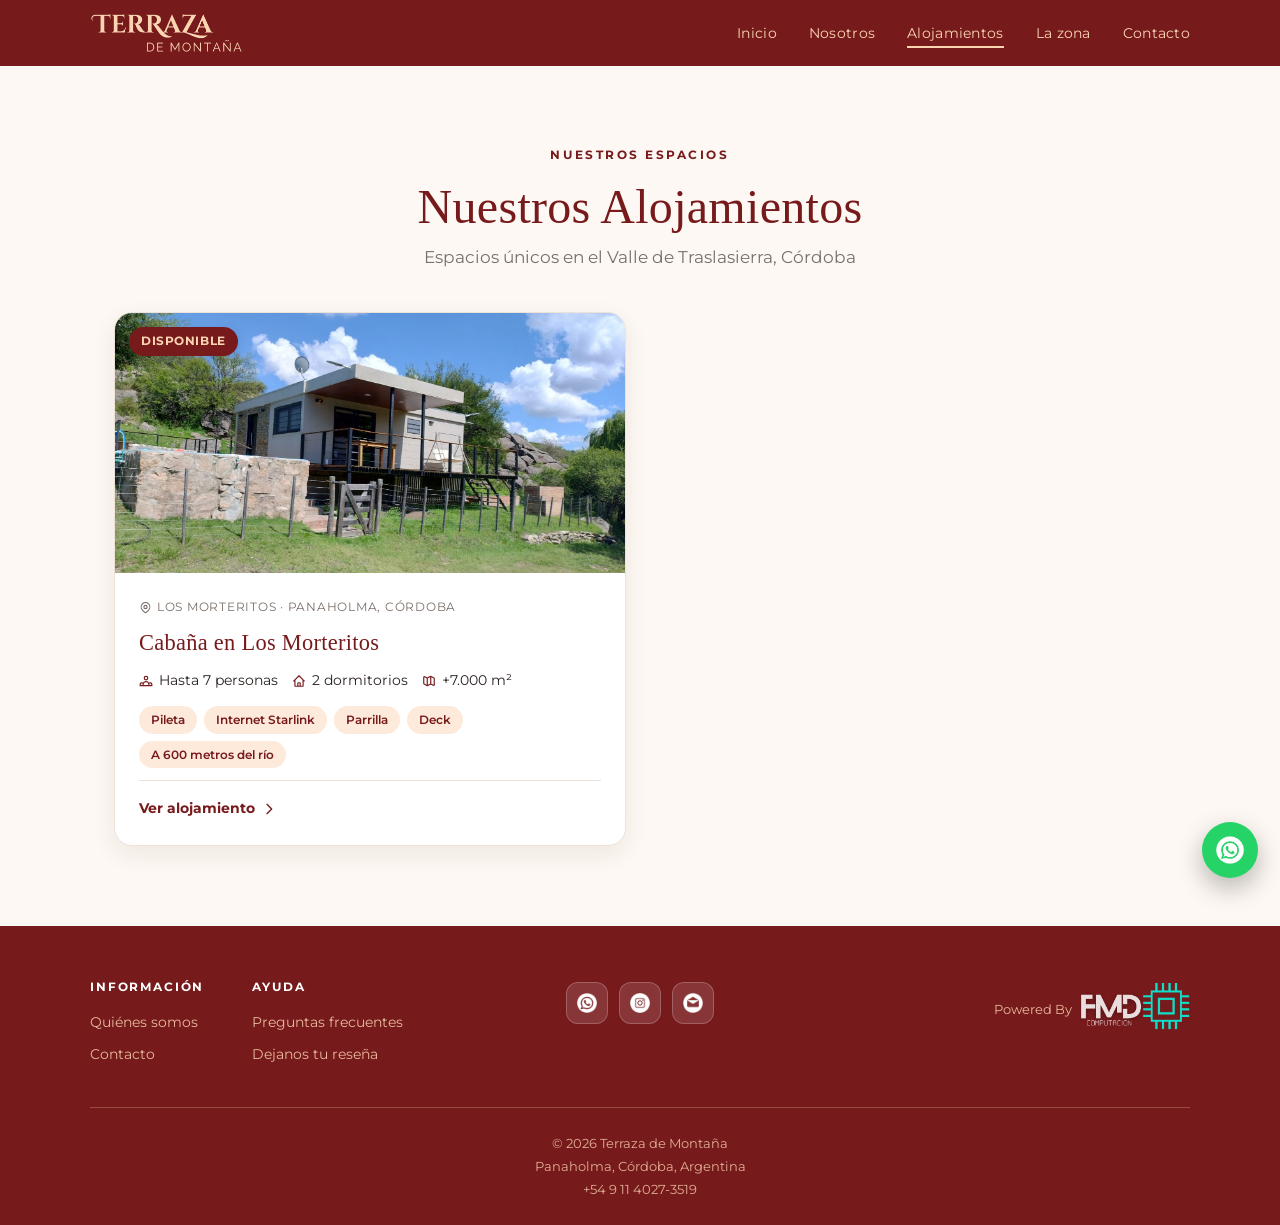
<file: alojamientos.html>
<!DOCTYPE html>
<html lang="es-AR">
<head>
    <meta charset="UTF-8">
    <meta name="viewport" content="width=device-width, initial-scale=1.0">
    <title>Alojamientos en Traslasierra, Córdoba | Terraza de Montaña</title>
    <meta name="description" content="Nuestros alojamientos en el Valle de Traslasierra, Córdoba: cabaña para hasta 7 personas con pileta, Starlink, parrilla y más de 7.000 m² de privacidad.">
    <meta name="robots" content="index, follow, max-image-preview:large, max-snippet:-1">
    <link rel="canonical" href="https://terrazademontana.com/alojamientos.html">

    <meta property="og:type" content="website">
    <meta property="og:site_name" content="Terraza de Montaña">
    <meta property="og:locale" content="es_AR">
    <meta property="og:url" content="https://terrazademontana.com/alojamientos.html">
    <meta property="og:title" content="Alojamientos en Traslasierra, Córdoba | Terraza de Montaña">
    <meta property="og:description" content="Nuestros alojamientos en el Valle de Traslasierra, Córdoba: cabaña para hasta 7 personas con pileta, Starlink, parrilla y más de 7.000 m² de privacidad.">
    <meta property="og:image" content="https://terrazademontana.com/assets/images/house-1/1.jpeg">
    <meta property="og:image:width" content="1600">
    <meta property="og:image:height" content="900">
    <meta property="og:image:alt" content="Cabaña Terraza de Montaña en Panaholma, Valle de Traslasierra, Córdoba">

    <meta name="twitter:card" content="summary_large_image">
    <meta name="twitter:title" content="Alojamientos en Traslasierra, Córdoba | Terraza de Montaña">
    <meta name="twitter:description" content="Nuestros alojamientos en el Valle de Traslasierra, Córdoba: cabaña para hasta 7 personas con pileta, Starlink, parrilla y más de 7.000 m² de privacidad.">
    <meta name="twitter:image" content="https://terrazademontana.com/assets/images/house-1/1.jpeg">

    <link rel="icon" type="image/png" href="favicon.png">
    <link rel="apple-touch-icon" href="favicon.png">
    <link rel="stylesheet" href="css/global.css">
    <link rel="stylesheet" href="css/alojamientos.css">
    <script type="application/ld+json">
    {
      "@context": "https://schema.org",
      "@type": "CollectionPage",
      "@id": "https://terrazademontana.com/alojamientos.html#page",
      "url": "https://terrazademontana.com/alojamientos.html",
      "name": "Alojamientos en Traslasierra, Córdoba",
      "inLanguage": "es-AR",
      "isPartOf": { "@id": "https://terrazademontana.com/#website" },
      "about": { "@id": "https://terrazademontana.com/#lodging" },
      "mainEntity": {
        "@type": "ItemList",
        "numberOfItems": 1,
        "itemListElement": [
          {
            "@type": "ListItem",
            "position": 1,
            "name": "Cabaña en Los Morteritos",
            "url": "https://terrazademontana.com/alojamiento-uno.html"
          }
        ]
      }
    }
    </script>
</head>
<body>
    <nav class="navbar">
        <div class="container">
            <a href="index.html" class="logo"><img src="assets/images/logos/name.png" alt="Terraza de Montaña"></a>
            <button class="menu-toggle" aria-label="Abrir menú de navegación" aria-expanded="false">
                <span class="hamburger"></span>
            </button>
            <ul class="nav-links">
                <li><a href="index.html">Inicio</a></li>
                <li><a href="nosotros.html">Nosotros</a></li>
                <li><a href="alojamientos.html">Alojamientos</a></li>
                <li><a href="lugares.html">La zona</a></li>
                <li><a href="contacto.html">Contacto</a></li>
            </ul>
        </div>
    </nav>

    <main class="content-wrap listings-main">

        <div class="listings-header">
            <h1 class="listings-title">Nuestros Alojamientos</h1>
            <p class="listings-subtitle">Espacios únicos en el Valle de Traslasierra, Córdoba</p>
        </div>

        <div class="listings-grid reveal">

            <!-- Cabaña Los Morteritos -->
            <a href="alojamiento-uno.html" class="listing-card">
                <div class="listing-card__img-wrap">
                    <img src="assets/images/house-1/1.jpeg" alt="Cabaña en Los Morteritos, Panaholma: vista exterior con el deck y el parque" width="1600" height="900" loading="lazy" decoding="async">
                    <span class="listing-card__badge">Disponible</span>
                </div>
                <div class="listing-card__body">
                    <p class="listing-card__location">
                        <svg xmlns="http://www.w3.org/2000/svg" width="13" height="13" fill="none" viewBox="0 0 24 24" stroke="currentColor">
                            <path stroke-linecap="round" stroke-linejoin="round" stroke-width="2" d="M17.657 16.657L13.414 20.9a1.998 1.998 0 01-2.827 0l-4.244-4.243a8 8 0 1111.314 0z"/>
                            <path stroke-linecap="round" stroke-linejoin="round" stroke-width="2" d="M15 11a3 3 0 11-6 0 3 3 0 016 0z"/>
                        </svg>
                        Los Morteritos · Panaholma, Córdoba
                    </p>
                    <h2 class="listing-card__title">Cabaña en Los Morteritos</h2>
                    <div class="listing-card__stats">
                        <span>
                            <svg xmlns="http://www.w3.org/2000/svg" width="14" height="14" fill="none" viewBox="0 0 24 24" stroke="currentColor">
                                <path stroke-linecap="round" stroke-linejoin="round" stroke-width="2" d="M17 20h5v-2a3 3 0 00-5.356-1.857M17 20H7m10 0v-2c0-.656-.126-1.283-.356-1.857M7 20H2v-2a3 3 0 015.356-1.857M7 20v-2c0-.656.126-1.283.356-1.857m0 0a5.002 5.002 0 019.288 0M15 7a3 3 0 11-6 0 3 3 0 016 0z"/>
                            </svg>
                            Hasta 7 personas
                        </span>
                        <span>
                            <svg xmlns="http://www.w3.org/2000/svg" width="14" height="14" fill="none" viewBox="0 0 24 24" stroke="currentColor">
                                <path stroke-linecap="round" stroke-linejoin="round" stroke-width="2" d="M3 12l2-2m0 0l7-7 7 7M5 10v10a1 1 0 001 1h3m10-11l2 2m-2-2v10a1 1 0 01-1 1h-3m-6 0a1 1 0 001-1v-4a1 1 0 011-1h2a1 1 0 011 1v4a1 1 0 001 1m-6 0h6"/>
                            </svg>
                            2 dormitorios
                        </span>
                        <span>
                            <svg xmlns="http://www.w3.org/2000/svg" width="14" height="14" fill="none" viewBox="0 0 24 24" stroke="currentColor">
                                <path stroke-linecap="round" stroke-linejoin="round" stroke-width="2" d="M9 20l-5.447-2.724A1 1 0 013 16.382V5.618a1 1 0 011.447-.894L9 7m0 13l6-3m-6 3V7m6 10l4.553 2.276A1 1 0 0021 18.382V7.618a1 1 0 00-.553-.894L15 4m0 13V4m0 0L9 7"/>
                            </svg>
                            +7.000 m²
                        </span>
                    </div>
                    <div class="listing-card__tags">
                        <span class="listing-card__tag">Pileta</span>
                        <span class="listing-card__tag">Internet Starlink</span>
                        <span class="listing-card__tag">Parrilla</span>
                        <span class="listing-card__tag">Deck</span>                        
                        <span class="listing-card__tag">A 600 metros del río</span>
                    </div>
                    <div class="listing-card__footer">
                        <span class="listing-card__cta">Ver alojamiento</span>
                        <svg xmlns="http://www.w3.org/2000/svg" width="16" height="16" fill="none" viewBox="0 0 24 24" stroke="currentColor">
                            <path stroke-linecap="round" stroke-linejoin="round" stroke-width="2" d="M9 5l7 7-7 7"/>
                        </svg>
                    </div>
                </div>
            </a>

        </div>
    </main>

    <!-- FOOTER -->
    <footer>
        <div class="footer-top">
            <div class="footer-links">
                <div class="footer-links-group">
                    <p class="footer-links-title">Información</p>
                    <a href="nosotros.html">Quiénes somos</a>
                    <a href="contacto.html">Contacto</a>
                </div>
                <div class="footer-links-group">
                    <p class="footer-links-title">Ayuda</p>
                    <a href="faqs.html">Preguntas frecuentes</a>
                    <a href="https://www.google.com/maps?cid=1938441908975084474" target="_blank" rel="noopener noreferrer">Dejanos tu reseña</a>
                </div>
            </div>
            <div class="footer-social">
                <a href="https://wa.me/5491140273519?text=%C2%A1Hola%2C%20Leonardo!%20%C2%BFC%C3%B3mo%20est%C3%A1s%3F%0A%0AMe%20gustar%C3%ADa%20reservar%20una%20estad%C3%ADa%20en%20Terraza%20de%20Monta%C3%B1a.%20%C2%BFQu%C3%A9%20fechas%20ten%C3%A9s%20disponibles%3F" target="_blank" rel="noopener" class="social-btn" title="WhatsApp" aria-label="WhatsApp"><img src="assets/icons/whatsapp_white.png" alt="WhatsApp"></a>
                <a href="https://instagram.com/terrazademontana" target="_blank" rel="noopener" class="social-btn" title="Instagram" aria-label="Instagram"><img src="assets/icons/instagram_white.png" alt="Instagram"></a>
                <a href="mailto:terrazademontana@gmail.com" target="_blank" rel="noopener" class="social-btn" title="Email" aria-label="Email"><img src="assets/icons/email_white.png" alt="Email"></a>
            </div>
            <div class="powered-by">
                <span>Powered By</span>
                <a href="https://fmdcomputacion.com/">
                    <img src="assets/sponsors/fmdcomputacion.png" alt="FMDCOMPUTACION">
                </a>
            </div>
        </div>
        <div class="footer-bottom">
            <div class="footer-copy">
                © 2026 Terraza de Montaña<br>
                Panaholma, Córdoba, Argentina<br>
                +54 9 11 4027-3519
            </div>
        </div>
    </footer>

    <a class="wa-float" href="https://wa.me/5491140273519?text=%C2%A1Hola%2C%20Leonardo!%20%C2%BFC%C3%B3mo%20est%C3%A1s%3F%0A%0AMe%20gustar%C3%ADa%20reservar%20una%20estad%C3%ADa%20en%20Terraza%20de%20Monta%C3%B1a.%20%C2%BFQu%C3%A9%20fechas%20ten%C3%A9s%20disponibles%3F" target="_blank" rel="noopener" aria-label="WhatsApp">
        <img src="assets/icons/whatsapp_white.png" alt="WhatsApp">
    </a>

    <script src="js/main.js"></script>
</body>
</html>
</file>
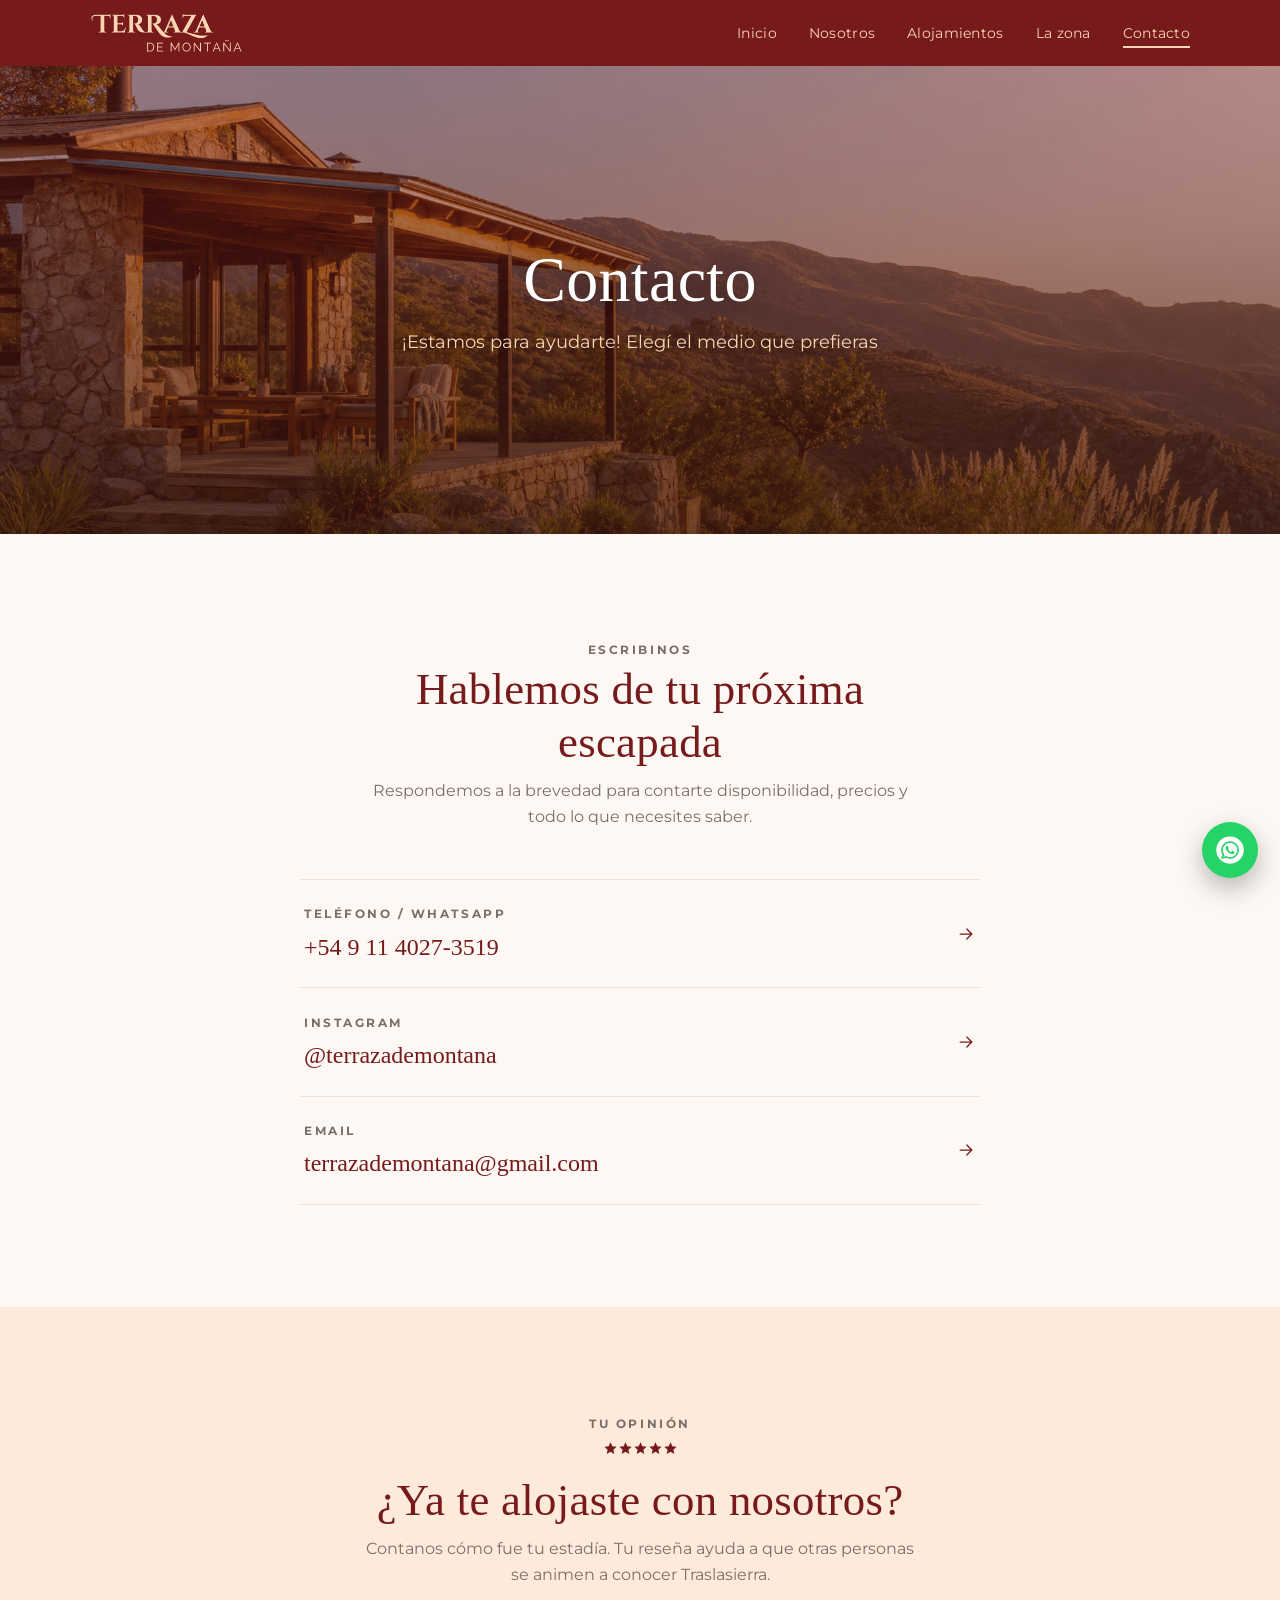
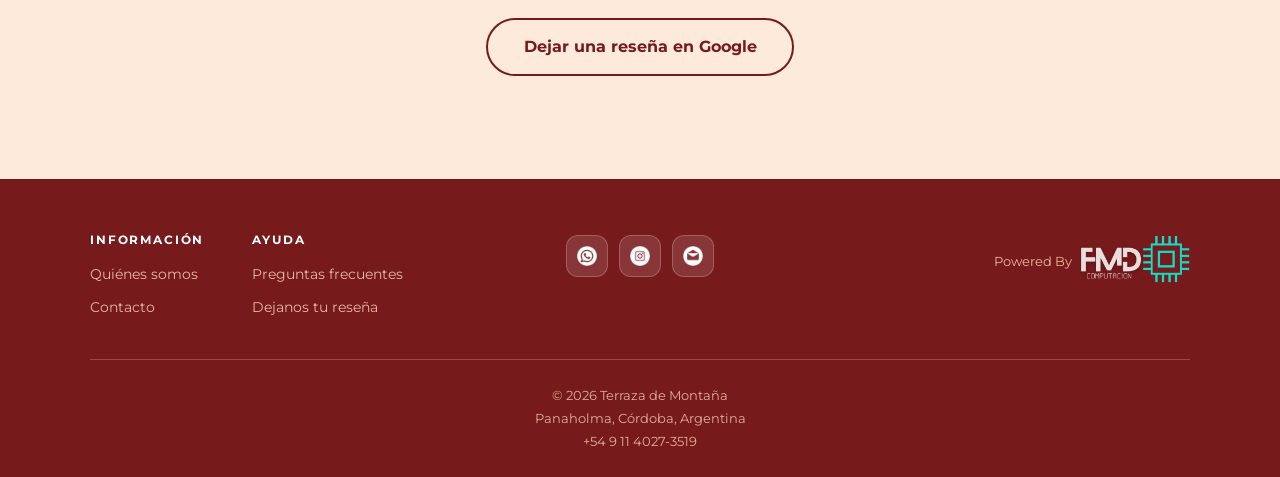
<file: contacto.html>
<!DOCTYPE html>
<html lang="es-AR">
<head>
    <meta charset="UTF-8">
    <meta name="viewport" content="width=device-width, initial-scale=1.0">
    <title>Contacto y reservas | Terraza de Montaña, Traslasierra</title>
    <meta name="description" content="Contactá a Terraza de Montaña por WhatsApp, Instagram o email para consultar disponibilidad y precios de la cabaña en Panaholma, Traslasierra, Córdoba.">
    <meta name="robots" content="index, follow, max-image-preview:large, max-snippet:-1">
    <link rel="canonical" href="https://terrazademontana.com/contacto.html">

    <meta property="og:type" content="website">
    <meta property="og:site_name" content="Terraza de Montaña">
    <meta property="og:locale" content="es_AR">
    <meta property="og:url" content="https://terrazademontana.com/contacto.html">
    <meta property="og:title" content="Contacto y reservas | Terraza de Montaña, Traslasierra">
    <meta property="og:description" content="Contactá a Terraza de Montaña por WhatsApp, Instagram o email para consultar disponibilidad y precios de la cabaña en Panaholma, Traslasierra, Córdoba.">
    <meta property="og:image" content="https://terrazademontana.com/assets/images/house-1/1.jpeg">
    <meta property="og:image:width" content="1600">
    <meta property="og:image:height" content="900">
    <meta property="og:image:alt" content="Cabaña Terraza de Montaña en Panaholma, Valle de Traslasierra, Córdoba">

    <meta name="twitter:card" content="summary_large_image">
    <meta name="twitter:title" content="Contacto y reservas | Terraza de Montaña, Traslasierra">
    <meta name="twitter:description" content="Contactá a Terraza de Montaña por WhatsApp, Instagram o email para consultar disponibilidad y precios de la cabaña en Panaholma, Traslasierra, Córdoba.">
    <meta name="twitter:image" content="https://terrazademontana.com/assets/images/house-1/1.jpeg">

    <link rel="icon" type="image/png" href="favicon.png">
    <link rel="apple-touch-icon" href="favicon.png">
    <link rel="preload" as="image" href="assets/images/terraza-hero.png" fetchpriority="high">
    <link rel="stylesheet" href="css/global.css">
    <link rel="stylesheet" href="css/contacto.css">
    <script type="application/ld+json">
    {
      "@context": "https://schema.org",
      "@type": "ContactPage",
      "@id": "https://terrazademontana.com/contacto.html#page",
      "url": "https://terrazademontana.com/contacto.html",
      "name": "Contacto | Terraza de Montaña",
      "inLanguage": "es-AR",
      "isPartOf": { "@id": "https://terrazademontana.com/#website" },
      "about": { "@id": "https://terrazademontana.com/#lodging" }
    }
    </script>
</head>
<body>
    <nav class="navbar">
        <div class="container">
            <a href="index.html" class="logo"><img src="assets/images/logos/name.png" alt="Terraza de Montaña"></a>
            <button class="menu-toggle" aria-label="Abrir menú de navegación" aria-expanded="false">
                <span class="hamburger"></span>
            </button>
            <ul class="nav-links">
                <li><a href="index.html">Inicio</a></li>
                <li><a href="nosotros.html">Nosotros</a></li>
                <li><a href="alojamientos.html">Alojamientos</a></li>
                <li><a href="lugares.html">La zona</a></li>
                <li><a href="contacto.html">Contacto</a></li>
            </ul>
        </div>
    </nav>

    <main class="content-wrap">
        <!-- Hero -->
        <section class="contact-hero">
            <div class="contact-hero-overlay">
                <h1>Contacto</h1>
                <p>¡Estamos para ayudarte! Elegí el medio que prefieras</p>
            </div>
        </section>

        <!-- Cards -->
        <section class="contact-section">
            <div class="container">
                <div class="contact-intro reveal">
                    <p class="eyebrow">Escribinos</p>
                    <h2>Hablemos de tu próxima escapada</h2>
                    <p>Respondemos a la brevedad para contarte disponibilidad, precios y todo lo que necesites saber.</p>
                </div>
                <div class="contact-list reveal">
                    <a href="https://wa.me/5491140273519?text=%C2%A1Hola%2C%20Leonardo!%20%C2%BFC%C3%B3mo%20est%C3%A1s%3F%0A%0AMe%20gustar%C3%ADa%20reservar%20una%20estad%C3%ADa%20en%20Terraza%20de%20Monta%C3%B1a.%20%C2%BFQu%C3%A9%20fechas%20ten%C3%A9s%20disponibles%3F" target="_blank" rel="noopener noreferrer" class="contact-row">
                        <span class="contact-row__text">
                            <span class="contact-row__label">Teléfono / WhatsApp</span>
                            <span class="contact-row__value">+54 9 11 4027-3519</span>
                        </span>
                        <svg class="contact-row__arrow" viewBox="0 0 24 24" fill="none" stroke="currentColor" stroke-width="1.5" stroke-linecap="round" stroke-linejoin="round" aria-hidden="true">
                            <path d="M5 12h14M13 6l6 6-6 6"/>
                        </svg>
                    </a>
                    <a href="https://instagram.com/terrazademontana" target="_blank" rel="noopener noreferrer" class="contact-row">
                        <span class="contact-row__text">
                            <span class="contact-row__label">Instagram</span>
                            <span class="contact-row__value">@terrazademontana</span>
                        </span>
                        <svg class="contact-row__arrow" viewBox="0 0 24 24" fill="none" stroke="currentColor" stroke-width="1.5" stroke-linecap="round" stroke-linejoin="round" aria-hidden="true">
                            <path d="M5 12h14M13 6l6 6-6 6"/>
                        </svg>
                    </a>
                    <a href="mailto:terrazademontana@gmail.com" class="contact-row">
                        <span class="contact-row__text">
                            <span class="contact-row__label">Email</span>
                            <span class="contact-row__value">terrazademontana@gmail.com</span>
                        </span>
                        <svg class="contact-row__arrow" viewBox="0 0 24 24" fill="none" stroke="currentColor" stroke-width="1.5" stroke-linecap="round" stroke-linejoin="round" aria-hidden="true">
                            <path d="M5 12h14M13 6l6 6-6 6"/>
                        </svg>
                    </a>
                </div>
            </div>
        </section>

        <!-- RESEÑA -->
        <section class="contact-section contact-review">
            <div class="container">
                <div class="contact-intro reveal">
                    <p class="eyebrow">Tu opinión</p>
                    <span class="stars" role="img" aria-label="5 de 5 estrellas"></span>
                    <h2>¿Ya te alojaste con nosotros?</h2>
                    <p>Contanos cómo fue tu estadía. Tu reseña ayuda a que otras personas se animen a conocer Traslasierra.</p>
                    <a href="https://www.google.com/maps?cid=1938441908975084474" target="_blank" rel="noopener noreferrer" class="btn btn-outline">Dejar una reseña en Google</a>
                </div>
            </div>
        </section>
    </main>

    <!-- FOOTER -->
    <footer>
        <div class="footer-top">
            <div class="footer-links">
                <div class="footer-links-group">
                    <p class="footer-links-title">Información</p>
                    <a href="nosotros.html">Quiénes somos</a>
                    <a href="contacto.html">Contacto</a>
                </div>
                <div class="footer-links-group">
                    <p class="footer-links-title">Ayuda</p>
                    <a href="faqs.html">Preguntas frecuentes</a>
                    <a href="https://www.google.com/maps?cid=1938441908975084474" target="_blank" rel="noopener noreferrer">Dejanos tu reseña</a>
                </div>
            </div>
            <div class="footer-social">
                <a href="https://wa.me/5491140273519?text=%C2%A1Hola%2C%20Leonardo!%20%C2%BFC%C3%B3mo%20est%C3%A1s%3F%0A%0AMe%20gustar%C3%ADa%20reservar%20una%20estad%C3%ADa%20en%20Terraza%20de%20Monta%C3%B1a.%20%C2%BFQu%C3%A9%20fechas%20ten%C3%A9s%20disponibles%3F" target="_blank" rel="noopener" class="social-btn" title="WhatsApp" aria-label="WhatsApp"><img src="assets/icons/whatsapp_white.png" alt="WhatsApp"></a>
                <a href="https://instagram.com/terrazademontana" target="_blank" rel="noopener" class="social-btn" title="Instagram" aria-label="Instagram"><img src="assets/icons/instagram_white.png" alt="Instagram"></a>
                <a href="mailto:terrazademontana@gmail.com" target="_blank" rel="noopener" class="social-btn" title="Email" aria-label="Email"><img src="assets/icons/email_white.png" alt="Email"></a>
            </div>
            <div class="powered-by">
                <span>Powered By</span>
                <a href="https://fmdcomputacion.com/">
                    <img src="assets/sponsors/fmdcomputacion.png" alt="FMDCOMPUTACION">
                </a>
            </div>
        </div>
        <div class="footer-bottom">
            <div class="footer-copy">
                © 2026 Terraza de Montaña<br>
                Panaholma, Córdoba, Argentina<br>
                +54 9 11 4027-3519
            </div>
        </div>
    </footer>

    <a class="wa-float" href="https://wa.me/5491140273519?text=%C2%A1Hola%2C%20Leonardo!%20%C2%BFC%C3%B3mo%20est%C3%A1s%3F%0A%0AMe%20gustar%C3%ADa%20reservar%20una%20estad%C3%ADa%20en%20Terraza%20de%20Monta%C3%B1a.%20%C2%BFQu%C3%A9%20fechas%20ten%C3%A9s%20disponibles%3F" target="_blank" rel="noopener" aria-label="WhatsApp">
        <img src="assets/icons/whatsapp_white.png" alt="WhatsApp">
    </a>

    <script src="js/main.js"></script>
</body>
</html>
</file>
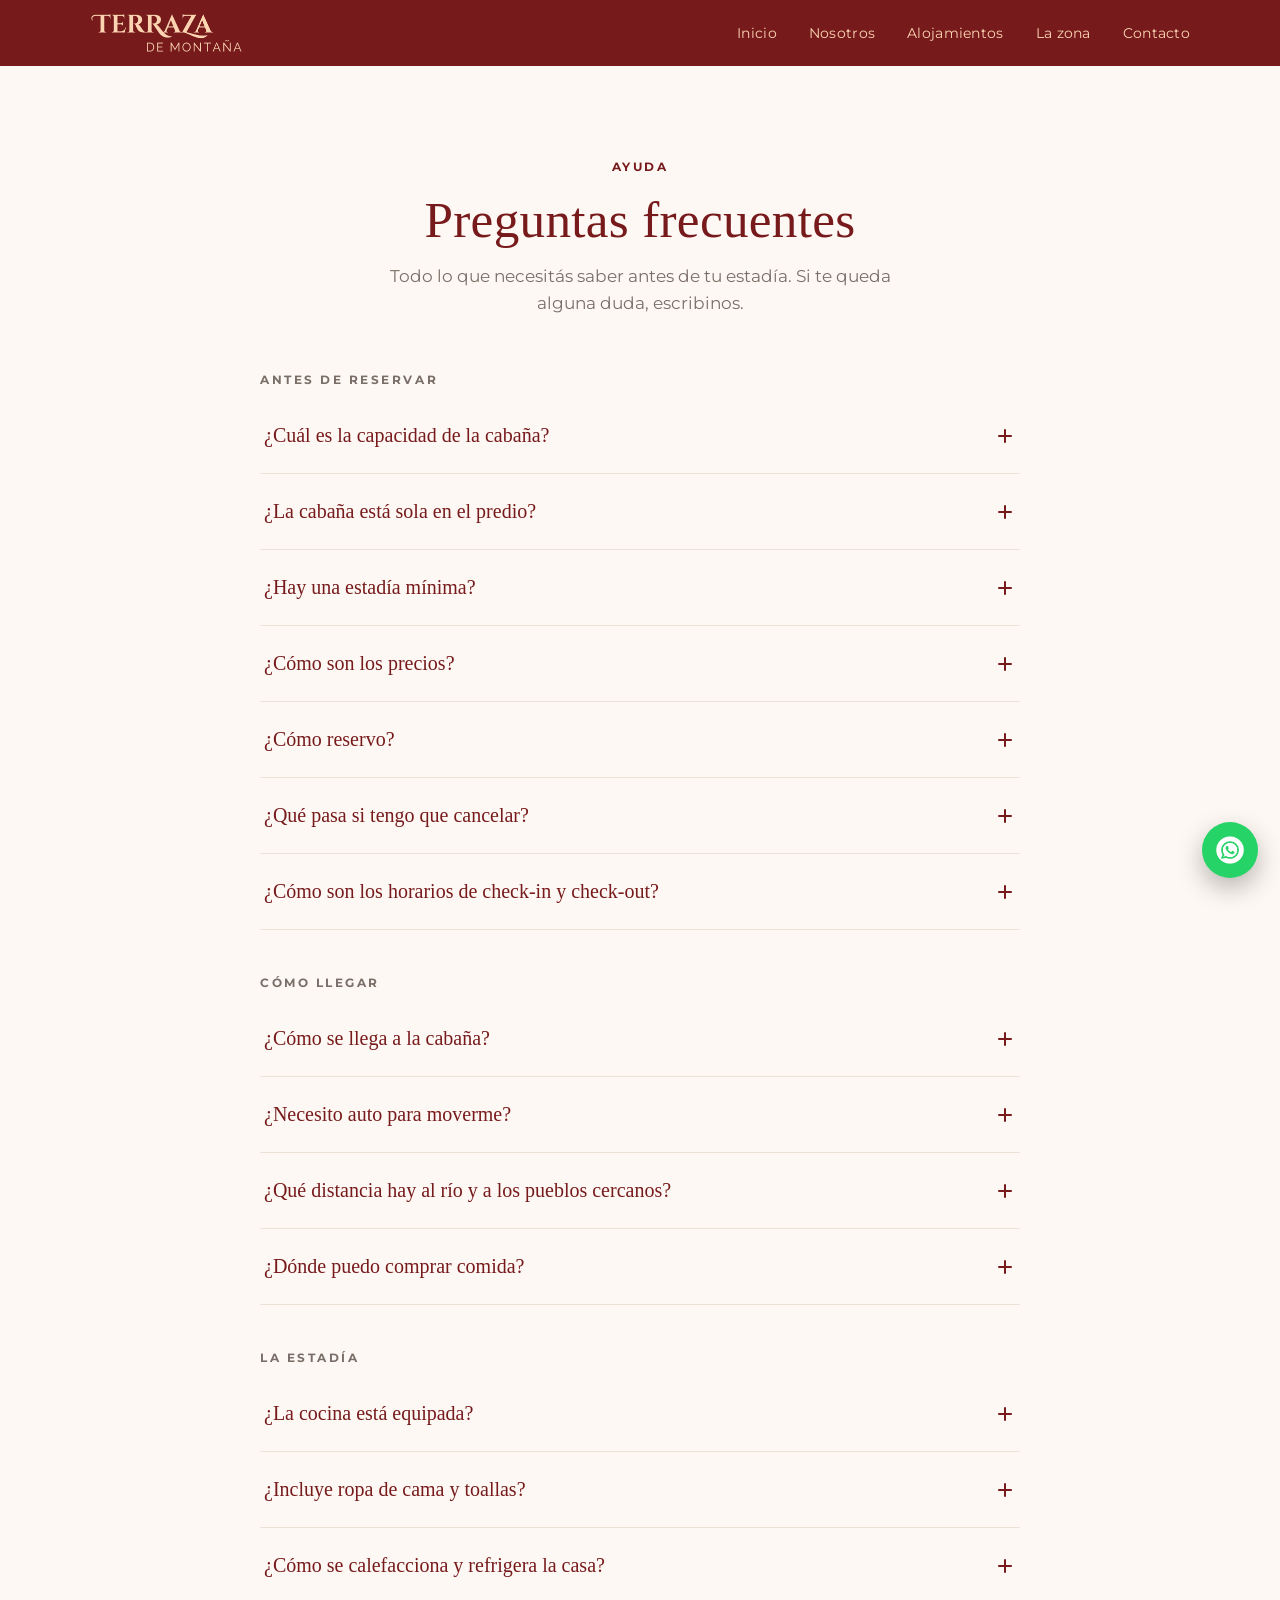
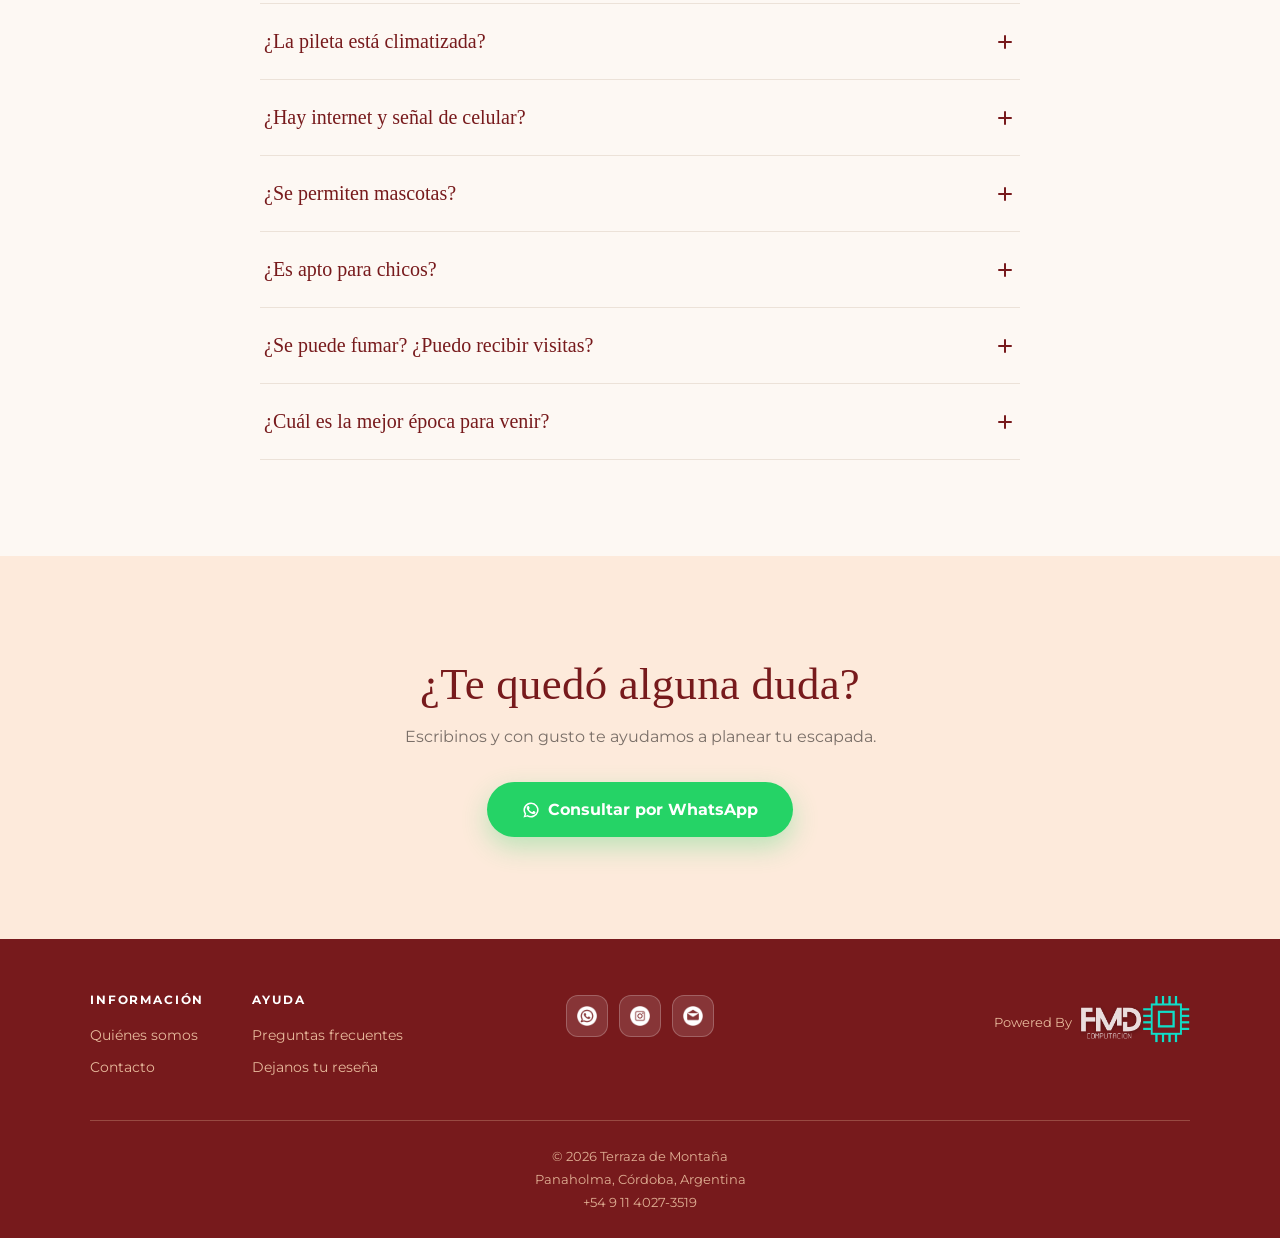
<file: faqs.html>
<!DOCTYPE html>
<html lang="es-AR">
<head>
    <meta charset="UTF-8">
    <meta name="viewport" content="width=device-width, initial-scale=1.0">
    <title>Preguntas frecuentes | Terraza de Montaña, Traslasierra</title>
    <meta name="description" content="Respondemos las preguntas más frecuentes sobre la estadía en Terraza de Montaña, Traslasierra: capacidad, check-in, precios, mascotas, cómo llegar y servicios.">
    <meta name="robots" content="index, follow, max-image-preview:large, max-snippet:-1">
    <link rel="canonical" href="https://terrazademontana.com/faqs.html">

    <meta property="og:type" content="website">
    <meta property="og:site_name" content="Terraza de Montaña">
    <meta property="og:locale" content="es_AR">
    <meta property="og:url" content="https://terrazademontana.com/faqs.html">
    <meta property="og:title" content="Preguntas frecuentes | Terraza de Montaña, Traslasierra">
    <meta property="og:description" content="Respondemos las preguntas más frecuentes sobre la estadía en Terraza de Montaña, Traslasierra: capacidad, check-in, precios, mascotas, cómo llegar y servicios.">
    <meta property="og:image" content="https://terrazademontana.com/assets/images/house-1/1.jpeg">
    <meta property="og:image:width" content="1600">
    <meta property="og:image:height" content="900">
    <meta property="og:image:alt" content="Cabaña Terraza de Montaña en Panaholma, Valle de Traslasierra, Córdoba">

    <meta name="twitter:card" content="summary_large_image">
    <meta name="twitter:title" content="Preguntas frecuentes | Terraza de Montaña, Traslasierra">
    <meta name="twitter:description" content="Respondemos las preguntas más frecuentes sobre la estadía en Terraza de Montaña, Traslasierra: capacidad, check-in, precios, mascotas, cómo llegar y servicios.">
    <meta name="twitter:image" content="https://terrazademontana.com/assets/images/house-1/1.jpeg">

    <link rel="icon" type="image/png" href="favicon.png">
    <link rel="apple-touch-icon" href="favicon.png">
    <link rel="stylesheet" href="css/global.css">
    <link rel="stylesheet" href="css/faqs.css">
    <script type="application/ld+json">
    {
      "@context": "https://schema.org",
      "@type": "FAQPage",
      "@id": "https://terrazademontana.com/faqs.html#faq",
      "url": "https://terrazademontana.com/faqs.html",
      "inLanguage": "es-AR",
      "isPartOf": { "@id": "https://terrazademontana.com/#website" },
      "about": { "@id": "https://terrazademontana.com/#lodging" },
      "mainEntity": [
        {
          "@type": "Question",
          "name": "¿Cuál es la capacidad de la cabaña?",
          "acceptedAnswer": { "@type": "Answer", "text": "La cabaña tiene capacidad para hasta 7 personas, distribuidas en 2 dormitorios más espacios de estar. Ideal para familias o grupos de amigos." }
        },
        {
          "@type": "Question",
          "name": "¿La cabaña está sola en el predio?",
          "acceptedAnswer": { "@type": "Answer", "text": "Sí. Es la única cabaña en más de 7.000 m², así que no compartís el predio con otros huéspedes. Toda la privacidad es para vos." }
        },
        {
          "@type": "Question",
          "name": "¿Hay una estadía mínima?",
          "acceptedAnswer": { "@type": "Answer", "text": "Sí, la estadía mínima es de 3 noches." }
        },
        {
          "@type": "Question",
          "name": "¿Cómo son los precios?",
          "acceptedAnswer": { "@type": "Answer", "text": "El precio es por noche y por cabaña, no por persona. Escribinos con las fechas que tenés pensadas y te pasamos el valor actualizado." }
        },
        {
          "@type": "Question",
          "name": "¿Cómo reservo?",
          "acceptedAnswer": { "@type": "Answer", "text": "La forma más rápida es por WhatsApp: escribinos con tus fechas y te respondemos con disponibilidad y precios a la brevedad. La reserva se confirma con una seña del 50%, y la diferencia se abona al llegar, en efectivo o por transferencia." }
        },
        {
          "@type": "Question",
          "name": "¿Qué pasa si tengo que cancelar?",
          "acceptedAnswer": { "@type": "Answer", "text": "Si cancelás hasta 2 semanas antes de la fecha de ingreso, te devolvemos la seña completa." }
        },
        {
          "@type": "Question",
          "name": "¿Cómo son los horarios de check-in y check-out?",
          "acceptedAnswer": { "@type": "Answer", "text": "El check-in es a partir de las 14:00 y el check-out hasta las 10:00. Si necesitás otro horario, consultanos y vemos la disponibilidad." }
        },
        {
          "@type": "Question",
          "name": "¿Cómo se llega a la cabaña?",
          "acceptedAnswer": { "@type": "Answer", "text": "Se llega en auto por ruta. Desde Córdoba capital el acceso es por el camino de las Altas Cumbres, y el camino está en buen estado. Te pasamos la ubicación exacta al confirmar la reserva." }
        },
        {
          "@type": "Question",
          "name": "¿Necesito auto para moverme?",
          "acceptedAnswer": { "@type": "Answer", "text": "Te recomendamos venir en vehículo propio o alquilado. La cabaña no está en el centro de un pueblo, así que tener auto es lo que te va a permitir recorrer la zona con libertad." }
        },
        {
          "@type": "Question",
          "name": "¿Qué distancia hay al río y a los pueblos cercanos?",
          "acceptedAnswer": { "@type": "Answer", "text": "La cabaña está a unos 600 metros del río Panaholma. Además, estás a pocos minutos en auto de Cura Brochero, Mina Clavero y Nono." }
        },
        {
          "@type": "Question",
          "name": "¿Dónde puedo comprar comida?",
          "acceptedAnswer": { "@type": "Answer", "text": "Conviene llegar con las compras hechas. De todos modos, a 5 km está Panaholma, donde hay almacenes para lo que te falte." }
        },
        {
          "@type": "Question",
          "name": "¿La cocina está equipada?",
          "acceptedAnswer": { "@type": "Answer", "text": "Sí, la cocina está completamente equipada. La parrilla también está lista para usar, pero el carbón y la leña no están incluidos." }
        },
        {
          "@type": "Question",
          "name": "¿Incluye ropa de cama y toallas?",
          "acceptedAnswer": { "@type": "Answer", "text": "Por el momento no. Te pedimos que traigas tus sábanas y toallas." }
        },
        {
          "@type": "Question",
          "name": "¿Cómo se calefacciona y refrigera la casa?",
          "acceptedAnswer": { "@type": "Answer", "text": "Para el frío hay calefacción por estufa. Para el calor, un aire acondicionado en el comedor que abastece a toda la casa, más dos ventiladores de pie." }
        },
        {
          "@type": "Question",
          "name": "¿La pileta está climatizada?",
          "acceptedAnswer": { "@type": "Answer", "text": "Tiene un sistema de climatización solar, sin caldera: el agua se calienta con el sol de las sierras, así que en verano está bastante más templada de lo habitual." }
        },
        {
          "@type": "Question",
          "name": "¿Hay internet y señal de celular?",
          "acceptedAnswer": { "@type": "Answer", "text": "La cabaña cuenta con internet Starlink, con buena velocidad incluso estando en plena montaña: alcanza de sobra para home office o videollamadas. La señal de celular llega, aunque por momentos se corta." }
        },
        {
          "@type": "Question",
          "name": "¿Se permiten mascotas?",
          "acceptedAnswer": { "@type": "Answer", "text": "Sí, somos pet friendly. Contamos con más de 7.000 m² de terreno para que tu mascota disfrute con vos. Te pedimos avisarnos al momento de reservar." }
        },
        {
          "@type": "Question",
          "name": "¿Es apto para chicos?",
          "acceptedAnswer": { "@type": "Answer", "text": "Sí, y la pileta está cercada. No contamos con cuna, así que si viajás con un bebé conviene traer la tuya." }
        },
        {
          "@type": "Question",
          "name": "¿Se puede fumar? ¿Puedo recibir visitas?",
          "acceptedAnswer": { "@type": "Answer", "text": "Se puede fumar sin problema. Las visitas son bienvenidas durante el día, pero no pueden pasar la noche en la cabaña." }
        },
        {
          "@type": "Question",
          "name": "¿Cuál es la mejor época para venir?",
          "acceptedAnswer": { "@type": "Answer", "text": "El verano es la mejor época: es cuando más se disfrutan el río y la pileta. De todos modos la casa está preparada para todo el año, con estufa para los meses de frío." }
        }
      ]
    }
    </script>
</head>
<body>
    <nav class="navbar">
        <div class="container">
            <a href="index.html" class="logo"><img src="assets/images/logos/name.png" alt="Terraza de Montaña"></a>
            <button class="menu-toggle" aria-label="Abrir menú de navegación" aria-expanded="false">
                <span class="hamburger"></span>
            </button>
            <ul class="nav-links">
                <li><a href="index.html">Inicio</a></li>
                <li><a href="nosotros.html">Nosotros</a></li>
                <li><a href="alojamientos.html">Alojamientos</a></li>
                <li><a href="lugares.html">La zona</a></li>
                <li><a href="contacto.html">Contacto</a></li>
            </ul>
        </div>
    </nav>

    <main class="content-wrap">

        <!-- HERO -->
        <section class="faq-hero">
            <div class="container">
                <p class="eyebrow">Ayuda</p>
                <h1>Preguntas frecuentes</h1>
                <p class="faq-hero-sub">Todo lo que necesitás saber antes de tu estadía. Si te queda alguna duda, escribinos.</p>
            </div>
        </section>

        <!-- FAQ LIST -->
        <section class="faq-section">
            <div class="container faq-list reveal">

                <p class="eyebrow faq-group">Antes de reservar</p>

                <div class="faq-item">
                    <button class="faq-q" type="button" aria-expanded="false">
                        <span>¿Cuál es la capacidad de la cabaña?</span>
                        <span class="faq-icon" aria-hidden="true"></span>
                    </button>
                    <div class="faq-a">
                        <p>La cabaña tiene capacidad para hasta 7 personas, distribuidas en 2 dormitorios más espacios de estar. Ideal para familias o grupos de amigos.</p>
                    </div>
                </div>

                <div class="faq-item">
                    <button class="faq-q" type="button" aria-expanded="false">
                        <span>¿La cabaña está sola en el predio?</span>
                        <span class="faq-icon" aria-hidden="true"></span>
                    </button>
                    <div class="faq-a">
                        <p>Sí. Es la única cabaña en más de 7.000 m², así que no compartís el predio con otros huéspedes. Toda la privacidad es para vos.</p>
                    </div>
                </div>

                <div class="faq-item">
                    <button class="faq-q" type="button" aria-expanded="false">
                        <span>¿Hay una estadía mínima?</span>
                        <span class="faq-icon" aria-hidden="true"></span>
                    </button>
                    <div class="faq-a">
                        <p>Sí, la estadía mínima es de 3 noches.</p>
                    </div>
                </div>

                <div class="faq-item">
                    <button class="faq-q" type="button" aria-expanded="false">
                        <span>¿Cómo son los precios?</span>
                        <span class="faq-icon" aria-hidden="true"></span>
                    </button>
                    <div class="faq-a">
                        <p>El precio es por noche y por cabaña, no por persona. Escribinos con las fechas que tenés pensadas y te pasamos el valor actualizado.</p>
                    </div>
                </div>

                <div class="faq-item">
                    <button class="faq-q" type="button" aria-expanded="false">
                        <span>¿Cómo reservo?</span>
                        <span class="faq-icon" aria-hidden="true"></span>
                    </button>
                    <div class="faq-a">
                        <p>La forma más rápida es por WhatsApp: escribinos con tus fechas y te respondemos con disponibilidad y precios a la brevedad. La reserva se confirma con una seña del 50%, y la diferencia se abona al llegar, en efectivo o por transferencia.</p>
                    </div>
                </div>

                <div class="faq-item">
                    <button class="faq-q" type="button" aria-expanded="false">
                        <span>¿Qué pasa si tengo que cancelar?</span>
                        <span class="faq-icon" aria-hidden="true"></span>
                    </button>
                    <div class="faq-a">
                        <p>Si cancelás hasta 2 semanas antes de la fecha de ingreso, te devolvemos la seña completa.</p>
                    </div>
                </div>

                <div class="faq-item">
                    <button class="faq-q" type="button" aria-expanded="false">
                        <span>¿Cómo son los horarios de check-in y check-out?</span>
                        <span class="faq-icon" aria-hidden="true"></span>
                    </button>
                    <div class="faq-a">
                        <p>El check-in es a partir de las 14:00 y el check-out hasta las 10:00. Si necesitás otro horario, consultanos y vemos la disponibilidad.</p>
                    </div>
                </div>

                <p class="eyebrow faq-group">Cómo llegar</p>

                <div class="faq-item">
                    <button class="faq-q" type="button" aria-expanded="false">
                        <span>¿Cómo se llega a la cabaña?</span>
                        <span class="faq-icon" aria-hidden="true"></span>
                    </button>
                    <div class="faq-a">
                        <p>Se llega en auto por ruta. Desde Córdoba capital el acceso es por el camino de las Altas Cumbres, y el camino está en buen estado. Te pasamos la ubicación exacta al confirmar la reserva.</p>
                    </div>
                </div>

                <div class="faq-item">
                    <button class="faq-q" type="button" aria-expanded="false">
                        <span>¿Necesito auto para moverme?</span>
                        <span class="faq-icon" aria-hidden="true"></span>
                    </button>
                    <div class="faq-a">
                        <p>Te recomendamos venir en vehículo propio o alquilado. La cabaña no está en el centro de un pueblo, así que tener auto es lo que te va a permitir recorrer la zona con libertad.</p>
                    </div>
                </div>

                <div class="faq-item">
                    <button class="faq-q" type="button" aria-expanded="false">
                        <span>¿Qué distancia hay al río y a los pueblos cercanos?</span>
                        <span class="faq-icon" aria-hidden="true"></span>
                    </button>
                    <div class="faq-a">
                        <p>La cabaña está a unos 600 metros del río Panaholma. Además, estás a pocos minutos en auto de Cura Brochero, Mina Clavero y Nono.</p>
                    </div>
                </div>

                <div class="faq-item">
                    <button class="faq-q" type="button" aria-expanded="false">
                        <span>¿Dónde puedo comprar comida?</span>
                        <span class="faq-icon" aria-hidden="true"></span>
                    </button>
                    <div class="faq-a">
                        <p>Conviene llegar con las compras hechas. De todos modos, a 5 km está Panaholma, donde hay almacenes para lo que te falte.</p>
                    </div>
                </div>

                <p class="eyebrow faq-group">La estadía</p>

                <div class="faq-item">
                    <button class="faq-q" type="button" aria-expanded="false">
                        <span>¿La cocina está equipada?</span>
                        <span class="faq-icon" aria-hidden="true"></span>
                    </button>
                    <div class="faq-a">
                        <p>Sí, la cocina está completamente equipada. La parrilla también está lista para usar, pero el carbón y la leña no están incluidos.</p>
                    </div>
                </div>

                <div class="faq-item">
                    <button class="faq-q" type="button" aria-expanded="false">
                        <span>¿Incluye ropa de cama y toallas?</span>
                        <span class="faq-icon" aria-hidden="true"></span>
                    </button>
                    <div class="faq-a">
                        <p>Por el momento no. Te pedimos que traigas tus sábanas y toallas.</p>
                    </div>
                </div>

                <div class="faq-item">
                    <button class="faq-q" type="button" aria-expanded="false">
                        <span>¿Cómo se calefacciona y refrigera la casa?</span>
                        <span class="faq-icon" aria-hidden="true"></span>
                    </button>
                    <div class="faq-a">
                        <p>Para el frío hay calefacción por estufa. Para el calor, un aire acondicionado en el comedor que abastece a toda la casa, más dos ventiladores de pie.</p>
                    </div>
                </div>

                <div class="faq-item">
                    <button class="faq-q" type="button" aria-expanded="false">
                        <span>¿La pileta está climatizada?</span>
                        <span class="faq-icon" aria-hidden="true"></span>
                    </button>
                    <div class="faq-a">
                        <p>Tiene un sistema de climatización solar, sin caldera: el agua se calienta con el sol de las sierras, así que en verano está bastante más templada de lo habitual.</p>
                    </div>
                </div>

                <div class="faq-item">
                    <button class="faq-q" type="button" aria-expanded="false">
                        <span>¿Hay internet y señal de celular?</span>
                        <span class="faq-icon" aria-hidden="true"></span>
                    </button>
                    <div class="faq-a">
                        <p>La cabaña cuenta con internet Starlink, con buena velocidad incluso estando en plena montaña: alcanza de sobra para home office o videollamadas. La señal de celular llega, aunque por momentos se corta.</p>
                    </div>
                </div>

                <div class="faq-item">
                    <button class="faq-q" type="button" aria-expanded="false">
                        <span>¿Se permiten mascotas?</span>
                        <span class="faq-icon" aria-hidden="true"></span>
                    </button>
                    <div class="faq-a">
                        <p>Sí, somos pet friendly. Contamos con más de 7.000 m² de terreno para que tu mascota disfrute con vos. Te pedimos avisarnos al momento de reservar.</p>
                    </div>
                </div>

                <div class="faq-item">
                    <button class="faq-q" type="button" aria-expanded="false">
                        <span>¿Es apto para chicos?</span>
                        <span class="faq-icon" aria-hidden="true"></span>
                    </button>
                    <div class="faq-a">
                        <p>Sí, y la pileta está cercada. No contamos con cuna, así que si viajás con un bebé conviene traer la tuya.</p>
                    </div>
                </div>

                <div class="faq-item">
                    <button class="faq-q" type="button" aria-expanded="false">
                        <span>¿Se puede fumar? ¿Puedo recibir visitas?</span>
                        <span class="faq-icon" aria-hidden="true"></span>
                    </button>
                    <div class="faq-a">
                        <p>Se puede fumar sin problema. Las visitas son bienvenidas durante el día, pero no pueden pasar la noche en la cabaña.</p>
                    </div>
                </div>

                <div class="faq-item">
                    <button class="faq-q" type="button" aria-expanded="false">
                        <span>¿Cuál es la mejor época para venir?</span>
                        <span class="faq-icon" aria-hidden="true"></span>
                    </button>
                    <div class="faq-a">
                        <p>El verano es la mejor época: es cuando más se disfrutan el río y la pileta. De todos modos la casa está preparada para todo el año, con estufa para los meses de frío.</p>
                    </div>
                </div>

            </div>
        </section>

        <!-- CTA -->
        <section class="faq-cta">
            <div class="container reveal">
                <h2>¿Te quedó alguna duda?</h2>
                <p>Escribinos y con gusto te ayudamos a planear tu escapada.</p>
                <a href="https://wa.me/5491140273519?text=%C2%A1Hola%2C%20Leonardo!%20%C2%BFC%C3%B3mo%20est%C3%A1s%3F%0A%0AMe%20gustar%C3%ADa%20reservar%20una%20estad%C3%ADa%20en%20Terraza%20de%20Monta%C3%B1a.%20%C2%BFQu%C3%A9%20fechas%20ten%C3%A9s%20disponibles%3F" class="btn btn-wa">
                    <svg viewBox="0 0 24 24" fill="currentColor"><path d="M17.5 14.4c-.3-.15-1.7-.85-2-.94-.26-.1-.45-.15-.64.15-.2.3-.74.94-.9 1.13-.17.2-.34.22-.63.07-.3-.15-1.25-.46-2.38-1.47-.88-.78-1.47-1.75-1.64-2.05-.17-.3-.02-.46.13-.6.13-.14.3-.35.45-.53.15-.18.2-.3.3-.5.1-.2.05-.37-.02-.52-.08-.15-.64-1.55-.88-2.12-.23-.55-.47-.48-.64-.49h-.55c-.2 0-.5.07-.77.37-.26.3-1 1-1 2.42s1.03 2.8 1.17 3c.15.2 2.03 3.1 4.9 4.35.68.3 1.22.47 1.64.6.69.22 1.3.19 1.8.11.55-.08 1.7-.7 1.94-1.36.24-.67.24-1.24.17-1.36-.07-.12-.26-.19-.55-.34z"/><path d="M12 2a10 10 0 0 0-8.5 15.3L2 22l4.8-1.5A10 10 0 1 0 12 2zm0 18a8 8 0 0 1-4.1-1.1l-.3-.2-2.8.9.9-2.8-.2-.3A8 8 0 1 1 12 20z"/></svg>
                    Consultar por WhatsApp
                </a>
            </div>
        </section>

    </main>

    <!-- FOOTER -->
    <footer>
        <div class="footer-top">
            <div class="footer-links">
                <div class="footer-links-group">
                    <p class="footer-links-title">Información</p>
                    <a href="nosotros.html">Quiénes somos</a>
                    <a href="contacto.html">Contacto</a>
                </div>
                <div class="footer-links-group">
                    <p class="footer-links-title">Ayuda</p>
                    <a href="faqs.html">Preguntas frecuentes</a>
                    <a href="https://www.google.com/maps?cid=1938441908975084474" target="_blank" rel="noopener noreferrer">Dejanos tu reseña</a>
                </div>
            </div>
            <div class="footer-social">
                <a href="https://wa.me/5491140273519?text=%C2%A1Hola%2C%20Leonardo!%20%C2%BFC%C3%B3mo%20est%C3%A1s%3F%0A%0AMe%20gustar%C3%ADa%20reservar%20una%20estad%C3%ADa%20en%20Terraza%20de%20Monta%C3%B1a.%20%C2%BFQu%C3%A9%20fechas%20ten%C3%A9s%20disponibles%3F" target="_blank" rel="noopener" class="social-btn" title="WhatsApp" aria-label="WhatsApp"><img src="assets/icons/whatsapp_white.png" alt="WhatsApp"></a>
                <a href="https://instagram.com/terrazademontana" target="_blank" rel="noopener" class="social-btn" title="Instagram" aria-label="Instagram"><img src="assets/icons/instagram_white.png" alt="Instagram"></a>
                <a href="mailto:terrazademontana@gmail.com" target="_blank" rel="noopener" class="social-btn" title="Email" aria-label="Email"><img src="assets/icons/email_white.png" alt="Email"></a>
            </div>
            <div class="powered-by">
                <span>Powered By</span>
                <a href="https://fmdcomputacion.com/">
                    <img src="assets/sponsors/fmdcomputacion.png" alt="FMDCOMPUTACION">
                </a>
            </div>
        </div>
        <div class="footer-bottom">
            <div class="footer-copy">
                © 2026 Terraza de Montaña<br>
                Panaholma, Córdoba, Argentina<br>
                +54 9 11 4027-3519
            </div>
        </div>
    </footer>

    <a class="wa-float" href="https://wa.me/5491140273519?text=%C2%A1Hola%2C%20Leonardo!%20%C2%BFC%C3%B3mo%20est%C3%A1s%3F%0A%0AMe%20gustar%C3%ADa%20reservar%20una%20estad%C3%ADa%20en%20Terraza%20de%20Monta%C3%B1a.%20%C2%BFQu%C3%A9%20fechas%20ten%C3%A9s%20disponibles%3F" target="_blank" rel="noopener" aria-label="WhatsApp">
        <img src="assets/icons/whatsapp_white.png" alt="WhatsApp">
    </a>

    <script src="js/main.js"></script>
</body>
</html>
</file>
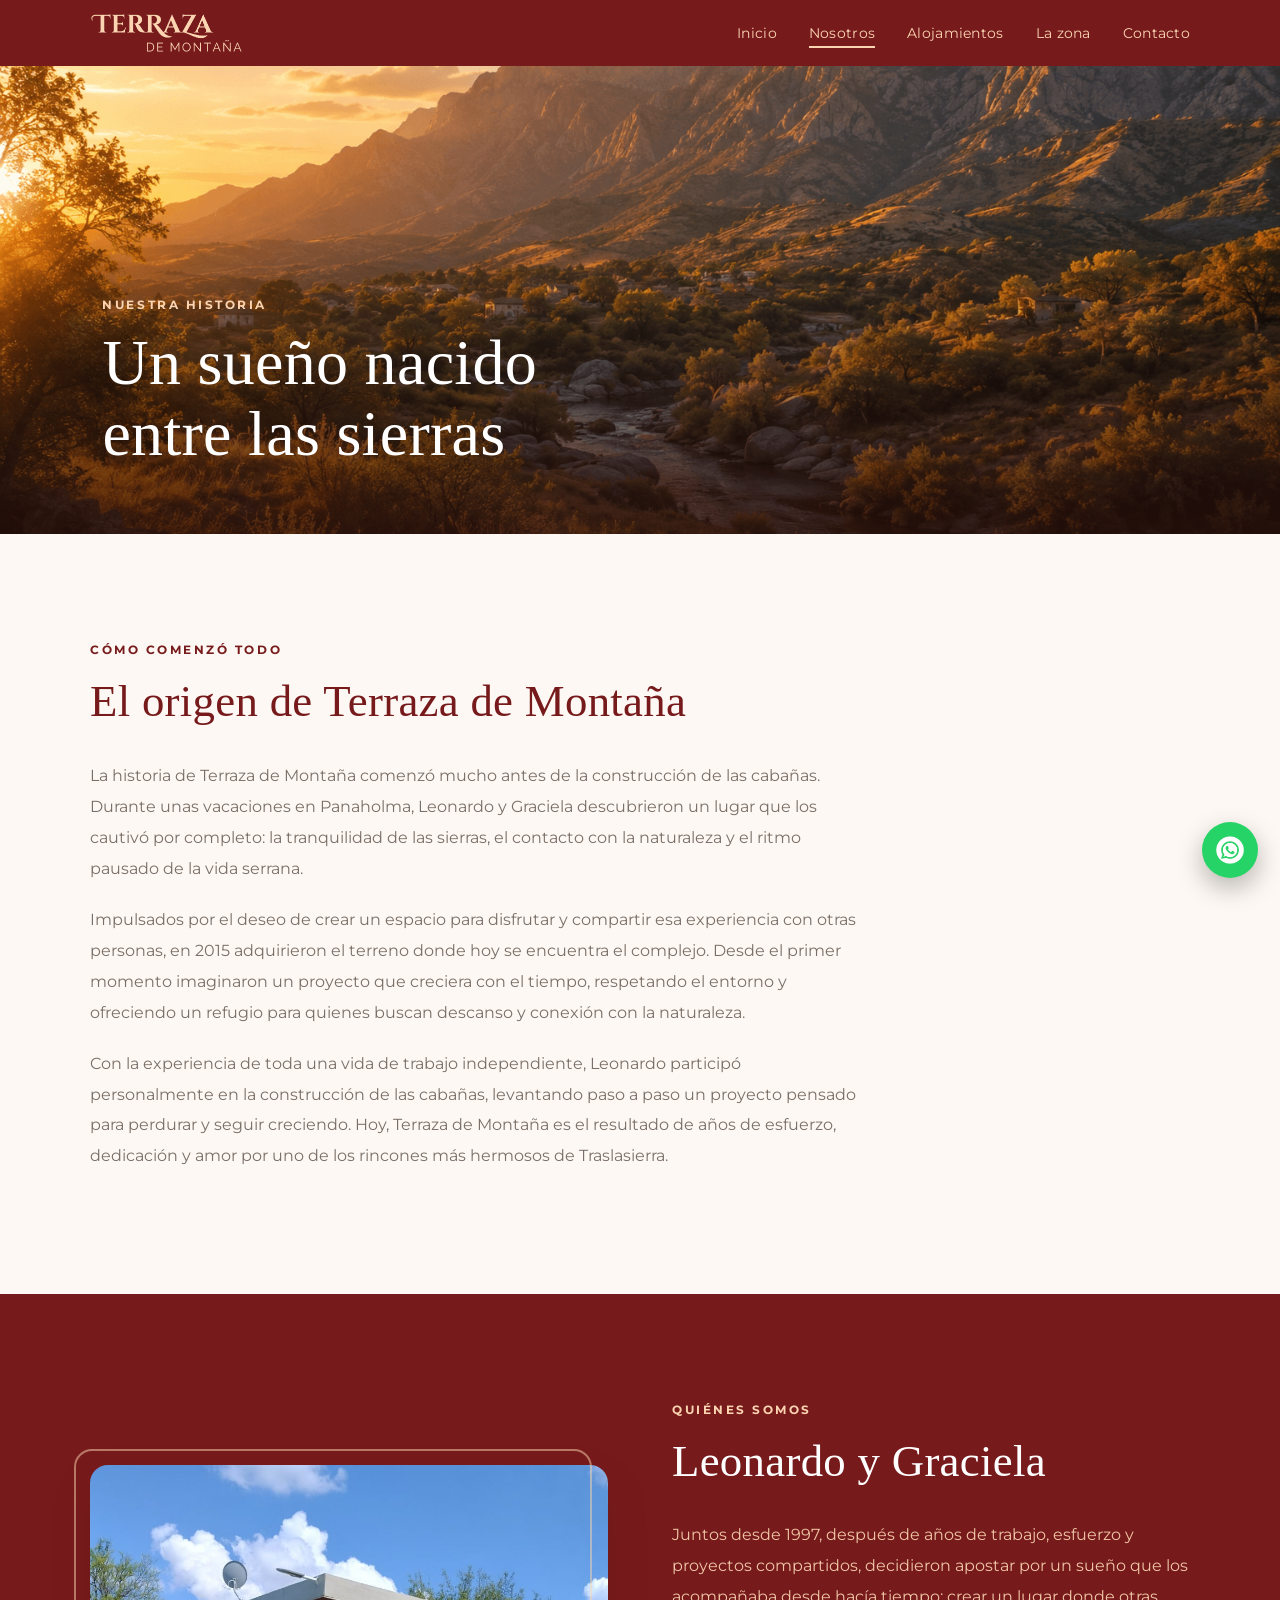
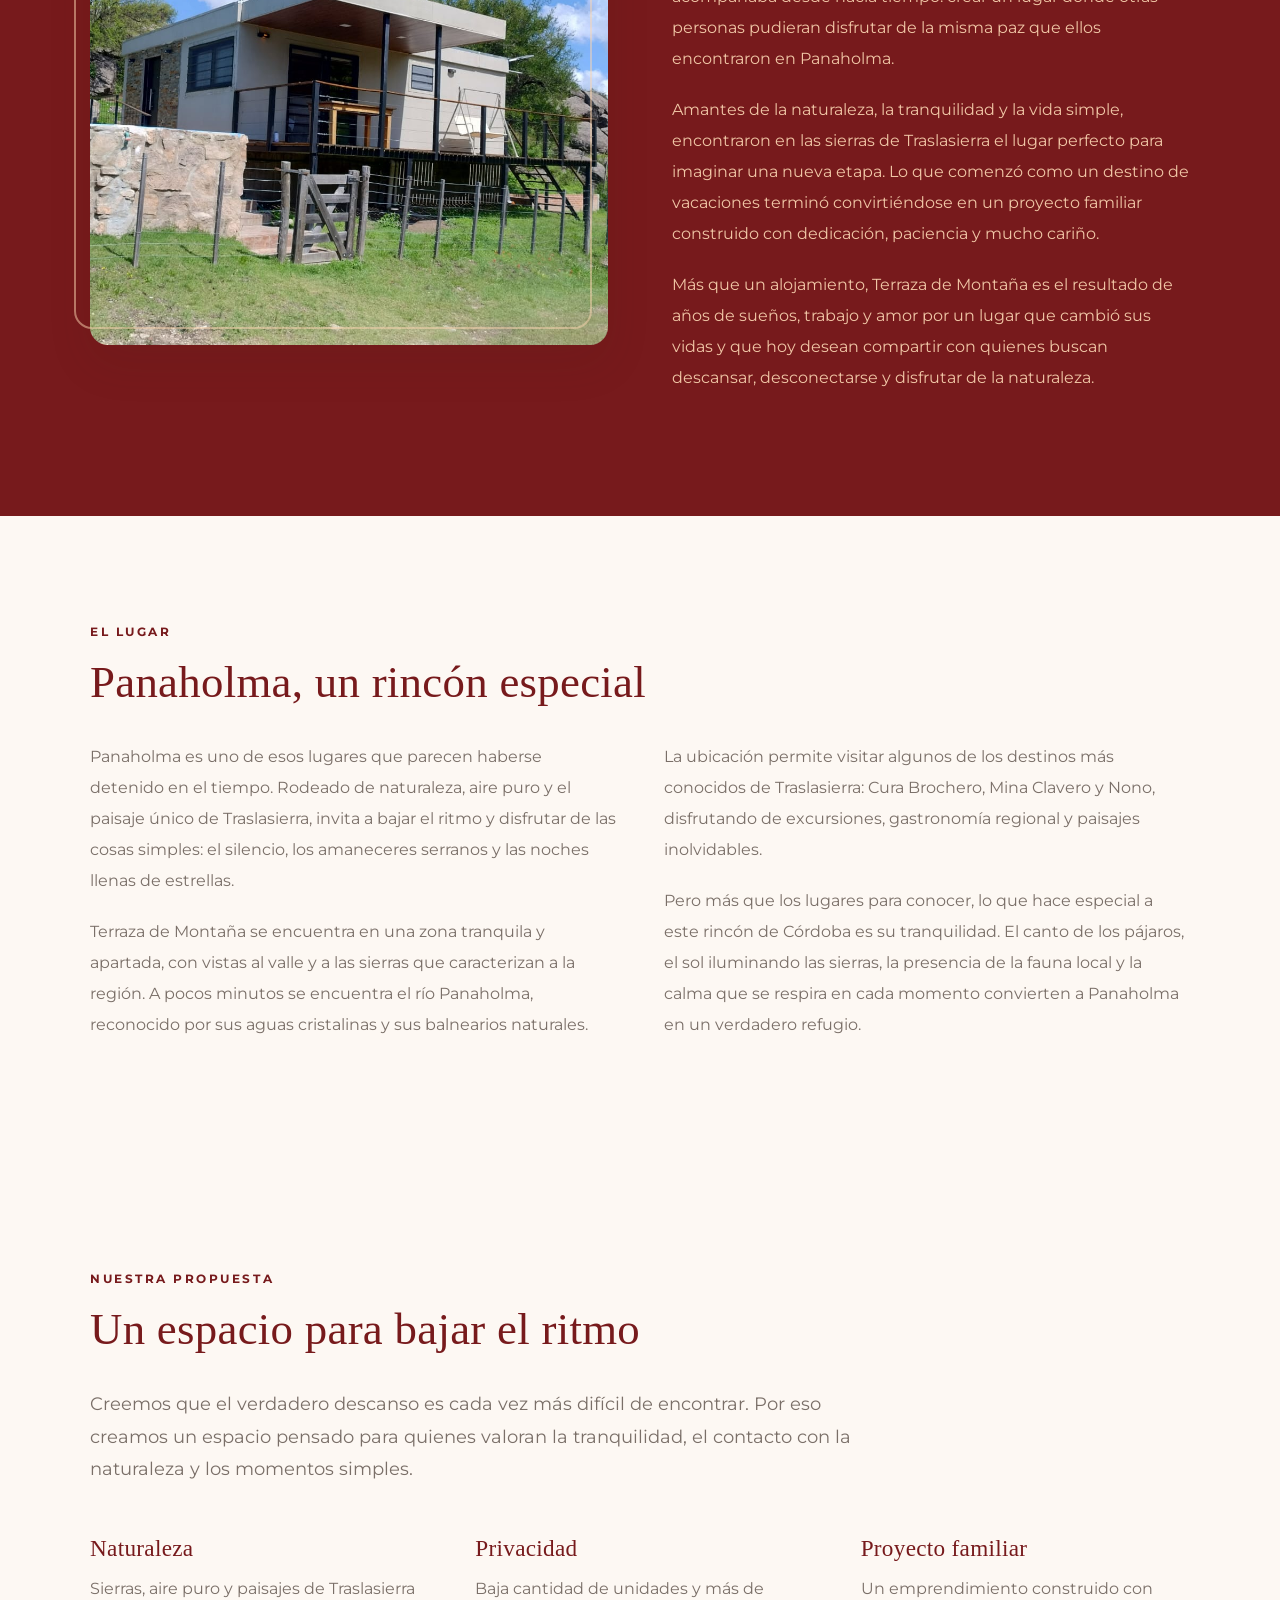
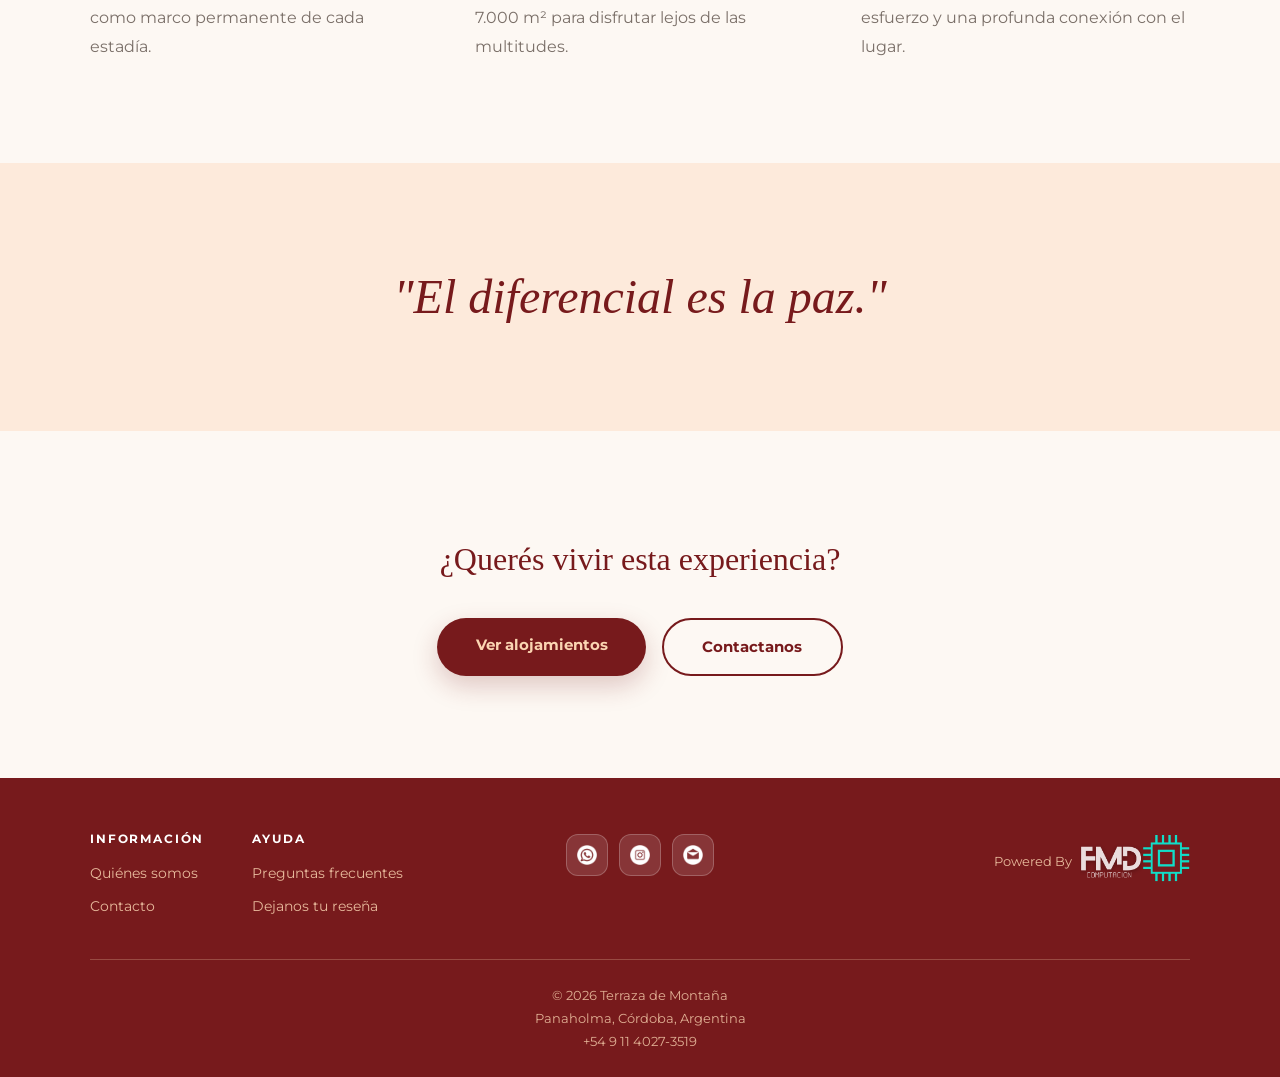
<file: nosotros.html>
<!DOCTYPE html>
<html lang="es-AR">
<head>
    <meta charset="UTF-8">
    <meta name="viewport" content="width=device-width, initial-scale=1.0">
    <title>Nosotros | Terraza de Montaña, cabaña en Traslasierra</title>
    <meta name="description" content="Conocé la historia de Terraza de Montaña, un proyecto familiar construido con esfuerzo y amor en Panaholma, Valle de Traslasierra, Córdoba.">
    <meta name="robots" content="index, follow, max-image-preview:large, max-snippet:-1">
    <link rel="canonical" href="https://terrazademontana.com/nosotros.html">

    <meta property="og:type" content="website">
    <meta property="og:site_name" content="Terraza de Montaña">
    <meta property="og:locale" content="es_AR">
    <meta property="og:url" content="https://terrazademontana.com/nosotros.html">
    <meta property="og:title" content="Nosotros | Terraza de Montaña, cabaña en Traslasierra">
    <meta property="og:description" content="Conocé la historia de Terraza de Montaña, un proyecto familiar construido con esfuerzo y amor en Panaholma, Valle de Traslasierra, Córdoba.">
    <meta property="og:image" content="https://terrazademontana.com/assets/images/house-1/1.jpeg">
    <meta property="og:image:width" content="1600">
    <meta property="og:image:height" content="900">
    <meta property="og:image:alt" content="Cabaña Terraza de Montaña en Panaholma, Valle de Traslasierra, Córdoba">

    <meta name="twitter:card" content="summary_large_image">
    <meta name="twitter:title" content="Nosotros | Terraza de Montaña, cabaña en Traslasierra">
    <meta name="twitter:description" content="Conocé la historia de Terraza de Montaña, un proyecto familiar construido con esfuerzo y amor en Panaholma, Valle de Traslasierra, Córdoba.">
    <meta name="twitter:image" content="https://terrazademontana.com/assets/images/house-1/1.jpeg">

    <link rel="icon" type="image/png" href="favicon.png">
    <link rel="apple-touch-icon" href="favicon.png">
    <link rel="stylesheet" href="css/global.css">
    <link rel="stylesheet" href="css/nosotros.css">
    <script type="application/ld+json">
    {
      "@context": "https://schema.org",
      "@type": "AboutPage",
      "@id": "https://terrazademontana.com/nosotros.html#page",
      "url": "https://terrazademontana.com/nosotros.html",
      "name": "Nosotros | Terraza de Montaña",
      "inLanguage": "es-AR",
      "isPartOf": { "@id": "https://terrazademontana.com/#website" },
      "about": { "@id": "https://terrazademontana.com/#lodging" }
    }
    </script>
</head>
<body>
    <nav class="navbar">
        <div class="container">
            <a href="index.html" class="logo"><img src="assets/images/logos/name.png" alt="Terraza de Montaña"></a>
            <button class="menu-toggle" aria-label="Abrir menú de navegación" aria-expanded="false">
                <span class="hamburger"></span>
            </button>
            <ul class="nav-links">
                <li><a href="index.html">Inicio</a></li>
                <li><a href="nosotros.html">Nosotros</a></li>
                <li><a href="alojamientos.html">Alojamientos</a></li>
                <li><a href="lugares.html">La zona</a></li>
                <li><a href="contacto.html">Contacto</a></li>
            </ul>
        </div>
    </nav>

    <main class="content-wrap">

        <!-- HERO -->
        <section class="nos-hero">
            <div class="nos-hero-overlay">
                <p class="nos-hero-label">Nuestra historia</p>
                <h1 class="nos-hero-title">Un sueño nacido<br>entre las sierras</h1>
            </div>
        </section>

        <!-- HISTORIA -->
        <section class="nos-section">
            <div class="nos-container reveal">
                <span class="section-tag">Cómo comenzó todo</span>
                <h2 class="section-title">El origen de Terraza de Montaña</h2>
                <div class="nos-text">
                    <p>La historia de Terraza de Montaña comenzó mucho antes de la construcción de las cabañas. Durante unas vacaciones en Panaholma, Leonardo y Graciela descubrieron un lugar que los cautivó por completo: la tranquilidad de las sierras, el contacto con la naturaleza y el ritmo pausado de la vida serrana.</p>
                    <p>Impulsados por el deseo de crear un espacio para disfrutar y compartir esa experiencia con otras personas, en 2015 adquirieron el terreno donde hoy se encuentra el complejo. Desde el primer momento imaginaron un proyecto que creciera con el tiempo, respetando el entorno y ofreciendo un refugio para quienes buscan descanso y conexión con la naturaleza.</p>
                    <p>Con la experiencia de toda una vida de trabajo independiente, Leonardo participó personalmente en la construcción de las cabañas, levantando paso a paso un proyecto pensado para perdurar y seguir creciendo. Hoy, Terraza de Montaña es el resultado de años de esfuerzo, dedicación y amor por uno de los rincones más hermosos de Traslasierra.</p>
                </div>
            </div>
        </section>

        <!-- ANFITRIONES -->
        <section class="nos-section nos-dark-section">
            <div class="nos-container nos-split reveal">
                <div class="nos-split-image">
                    <img src="assets/images/house-1/1.jpeg" alt="La cabaña de Terraza de Montaña entre las sierras de Panaholma, Traslasierra" width="1600" height="900" loading="lazy" decoding="async">
                </div>
                <div class="nos-split-text">
                    <span class="section-tag section-tag--light">Quiénes somos</span>
                    <h2 class="section-title section-title--light">Leonardo y Graciela</h2>
                    <p>Juntos desde 1997, después de años de trabajo, esfuerzo y proyectos compartidos, decidieron apostar por un sueño que los acompañaba desde hacía tiempo: crear un lugar donde otras personas pudieran disfrutar de la misma paz que ellos encontraron en Panaholma.</p>
                    <p>Amantes de la naturaleza, la tranquilidad y la vida simple, encontraron en las sierras de Traslasierra el lugar perfecto para imaginar una nueva etapa. Lo que comenzó como un destino de vacaciones terminó convirtiéndose en un proyecto familiar construido con dedicación, paciencia y mucho cariño.</p>
                    <p>Más que un alojamiento, Terraza de Montaña es el resultado de años de sueños, trabajo y amor por un lugar que cambió sus vidas y que hoy desean compartir con quienes buscan descansar, desconectarse y disfrutar de la naturaleza.</p>
                </div>
            </div>
        </section>

        <!-- ENTORNO -->
        <section class="nos-section">
            <div class="nos-container reveal">
                <span class="section-tag">El lugar</span>
                <h2 class="section-title">Panaholma, un rincón especial</h2>
                <div class="nos-text nos-text--cols">
                    <p>Panaholma es uno de esos lugares que parecen haberse detenido en el tiempo. Rodeado de naturaleza, aire puro y el paisaje único de Traslasierra, invita a bajar el ritmo y disfrutar de las cosas simples: el silencio, los amaneceres serranos y las noches llenas de estrellas.</p>
                    <p>Terraza de Montaña se encuentra en una zona tranquila y apartada, con vistas al valle y a las sierras que caracterizan a la región. A pocos minutos se encuentra el río Panaholma, reconocido por sus aguas cristalinas y sus balnearios naturales.</p>
                    <p>La ubicación permite visitar algunos de los destinos más conocidos de Traslasierra: Cura Brochero, Mina Clavero y Nono, disfrutando de excursiones, gastronomía regional y paisajes inolvidables.</p>
                    <p>Pero más que los lugares para conocer, lo que hace especial a este rincón de Córdoba es su tranquilidad. El canto de los pájaros, el sol iluminando las sierras, la presencia de la fauna local y la calma que se respira en cada momento convierten a Panaholma en un verdadero refugio.</p>
                </div>
            </div>
        </section>

        <!-- FILOSOFÍA -->
        <section class="nos-section nos-feature-section">
            <div class="nos-container reveal">
                <span class="section-tag">Nuestra propuesta</span>
                <h2 class="section-title">Un espacio para bajar el ritmo</h2>
                <p class="nos-lead">Creemos que el verdadero descanso es cada vez más difícil de encontrar. Por eso creamos un espacio pensado para quienes valoran la tranquilidad, el contacto con la naturaleza y los momentos simples.</p>
                <div class="nos-values">
                    <div class="nos-value">
                        <h3>Naturaleza</h3>
                        <p>Sierras, aire puro y paisajes de Traslasierra como marco permanente de cada estadía.</p>
                    </div>
                    <div class="nos-value">
                        <h3>Privacidad</h3>
                        <p>Baja cantidad de unidades y más de 7.000 m² para disfrutar lejos de las multitudes.</p>
                    </div>
                    <div class="nos-value">
                        <h3>Proyecto familiar</h3>
                        <p>Un emprendimiento construido con esfuerzo y una profunda conexión con el lugar.</p>
                    </div>
                </div>
            </div>
        </section>

        <!-- QUOTE -->
        <section class="nos-quote-section">
            <div class="nos-container">
                <blockquote class="nos-quote">
                    "El diferencial es la paz."
                </blockquote>
            </div>
        </section>

        <!-- CTA -->
        <section class="nos-cta-section">
            <div class="nos-container reveal">
                <p>¿Querés vivir esta experiencia?</p>
                <div class="nos-cta-buttons">
                    <a href="alojamientos.html" class="nos-cta-btn">Ver alojamientos</a>
                    <a href="contacto.html" class="nos-cta-btn nos-cta-btn--outline">Contactanos</a>
                </div>
            </div>
        </section>

    </main>

    <!-- FOOTER -->
    <footer>
        <div class="footer-top">
            <div class="footer-links">
                <div class="footer-links-group">
                    <p class="footer-links-title">Información</p>
                    <a href="nosotros.html">Quiénes somos</a>
                    <a href="contacto.html">Contacto</a>
                </div>
                <div class="footer-links-group">
                    <p class="footer-links-title">Ayuda</p>
                    <a href="faqs.html">Preguntas frecuentes</a>
                    <a href="https://www.google.com/maps?cid=1938441908975084474" target="_blank" rel="noopener noreferrer">Dejanos tu reseña</a>
                </div>
            </div>
            <div class="footer-social">
                <a href="https://wa.me/5491140273519?text=%C2%A1Hola%2C%20Leonardo!%20%C2%BFC%C3%B3mo%20est%C3%A1s%3F%0A%0AMe%20gustar%C3%ADa%20reservar%20una%20estad%C3%ADa%20en%20Terraza%20de%20Monta%C3%B1a.%20%C2%BFQu%C3%A9%20fechas%20ten%C3%A9s%20disponibles%3F" target="_blank" rel="noopener" class="social-btn" title="WhatsApp" aria-label="WhatsApp"><img src="assets/icons/whatsapp_white.png" alt="WhatsApp"></a>
                <a href="https://instagram.com/terrazademontana" target="_blank" rel="noopener" class="social-btn" title="Instagram" aria-label="Instagram"><img src="assets/icons/instagram_white.png" alt="Instagram"></a>
                <a href="mailto:terrazademontana@gmail.com" target="_blank" rel="noopener" class="social-btn" title="Email" aria-label="Email"><img src="assets/icons/email_white.png" alt="Email"></a>
            </div>
            <div class="powered-by">
                <span>Powered By</span>
                <a href="https://fmdcomputacion.com/">
                    <img src="assets/sponsors/fmdcomputacion.png" alt="FMDCOMPUTACION">
                </a>
            </div>
        </div>
        <div class="footer-bottom">
            <div class="footer-copy">
                © 2026 Terraza de Montaña<br>
                Panaholma, Córdoba, Argentina<br>
                +54 9 11 4027-3519
            </div>
        </div>
    </footer>

    <a class="wa-float" href="https://wa.me/5491140273519?text=%C2%A1Hola%2C%20Leonardo!%20%C2%BFC%C3%B3mo%20est%C3%A1s%3F%0A%0AMe%20gustar%C3%ADa%20reservar%20una%20estad%C3%ADa%20en%20Terraza%20de%20Monta%C3%B1a.%20%C2%BFQu%C3%A9%20fechas%20ten%C3%A9s%20disponibles%3F" target="_blank" rel="noopener" aria-label="WhatsApp">
        <img src="assets/icons/whatsapp_white.png" alt="WhatsApp">
    </a>

    <script src="js/main.js"></script>
</body>
</html>
</file>
<file: css/global.css>
/* ============================================================
   GLOBAL — Sistema de diseño Terraza de Montaña
   Paleta: bordó #771a1c · salmón #fbd5b2
   ============================================================ */

:root {
    --bordo: #771a1c;
    --bordo-dark: #5c1416;
    --bordo-light: #9e2224;
    --salmon: #fbd5b2;
    --salmon-soft: #fdeadb;
    --cream: #fdf8f3;
    --ink: #2b2320;
    --muted: #7a6f68;
    --line: #ece2d8;
    --white: #ffffff;
    --lime: #fbd5b2; /* alias legacy usado en el footer */

    --shadow: 0 18px 45px rgba(70, 30, 20, 0.10);
    --shadow-sm: 0 8px 24px rgba(70, 30, 20, 0.08);
    --radius: 18px;
    --nav-h: 66px;
    /* Altura estándar del hero de páginas internas (nosotros, la zona, contacto).
       La portada usa 100vh aparte. */
    --hero-h: clamp(360px, 52vh, 520px);
    /* Ancho estándar del contenido: navbar, secciones y footer se alinean a este eje */
    --content-w: min(1100px, 88%);
    /* Sangría lateral del texto sobre el hero: deliberadamente más al borde que el contenido */
    --hero-pad-x: 8%;
    /* Ritmo vertical de las secciones de contenido */
    --section-y: clamp(3.5rem, 8vw, 6.5rem);

    --font-body: 'MontserratCustom', system-ui, sans-serif;
    --font-head: Georgia, 'Times New Roman', serif;
}

@font-face {
    font-family: 'MontserratCustom';
    src: url('../assets/fonts/Montserrat-VariableFont_wght.ttf') format('truetype');
    font-weight: 100 900;
    font-style: normal;
    font-display: swap;
}

* { box-sizing: border-box; }

html { scroll-behavior: smooth; }

body {
    font-family: var(--font-body);
    margin: 0;
    padding: 0;
    background-color: var(--cream);
    color: var(--ink);
    line-height: 1.65;
    display: flex;
    flex-direction: column;
    min-height: 100vh;
    -webkit-font-smoothing: antialiased;
}

h1, h2, h3, h4 {
    font-family: var(--font-head);
    font-weight: 400;
    line-height: 1.15;
    letter-spacing: 0.3px;
    margin: 0;
}

a { color: var(--bordo); }

.content-wrap {
    flex: 1;
    padding-top: var(--nav-h);
}

.container {
    width: var(--content-w);
    margin-inline: auto;
}

/* Utilidad de "eyebrow" reutilizable */
.eyebrow {
    display: inline-block;
    font-family: var(--font-body);
    text-transform: uppercase;
    letter-spacing: 0.22em;
    font-size: 0.72rem;
    font-weight: 700;
    color: var(--bordo);
    margin-bottom: 0.9rem;
}

/* Botón base reutilizable */
.btn {
    display: inline-flex;
    align-items: center;
    gap: 0.5rem;
    background: var(--bordo);
    color: var(--salmon);
    padding: 0.9rem 2.2rem;
    border-radius: 999px;
    font-family: var(--font-body);
    font-weight: 700;
    font-size: 0.98rem;
    text-decoration: none;
    box-shadow: 0 10px 26px rgba(119, 26, 28, 0.22);
    transition: transform 0.25s ease, background 0.25s ease;
}
.btn:hover { background: var(--bordo-dark); transform: translateY(-3px); color: var(--salmon); }
.btn svg { width: 18px; height: 18px; }

.btn-outline {
    background: transparent;
    color: var(--bordo);
    border: 2px solid var(--bordo);
    box-shadow: none;
}
.btn-outline:hover { background: var(--bordo); color: var(--salmon); }

/* ── RESEÑAS ─────────────────────────────────────────────── */
/* Cinco estrellas dibujadas con una máscara: el color sale de background-color,
   así hereda la paleta sin necesidad de un ícono por estrella. */
.stars {
    --star-size: 15px;
    display: block;
    width: calc(var(--star-size) * 5);
    height: var(--star-size);
    margin: 0 0 0.9rem;
    background-color: var(--bordo);
    -webkit-mask-image: url("data:image/svg+xml,%3Csvg xmlns='http://www.w3.org/2000/svg' viewBox='0 0 24 24'%3E%3Cpath d='M12 2l2.9 6.4 6.9.7-5.2 4.7 1.5 6.9L12 17.3 5.9 20.7l1.5-6.9L2.2 9.1l6.9-.7z'/%3E%3C/svg%3E");
    mask-image: url("data:image/svg+xml,%3Csvg xmlns='http://www.w3.org/2000/svg' viewBox='0 0 24 24'%3E%3Cpath d='M12 2l2.9 6.4 6.9.7-5.2 4.7 1.5 6.9L12 17.3 5.9 20.7l1.5-6.9L2.2 9.1l6.9-.7z'/%3E%3C/svg%3E");
    -webkit-mask-size: var(--star-size) var(--star-size);
    mask-size: var(--star-size) var(--star-size);
    -webkit-mask-repeat: repeat-x;
    mask-repeat: repeat-x;
}

.review {
    margin: 0;
}

.review-text {
    font-size: 0.98rem;
    line-height: 1.85;
    color: var(--muted);
    margin: 0 0 0.9rem;
}

.review-author {
    font-family: var(--font-head);
    font-size: 1.1rem;
    color: var(--bordo);
    line-height: 1.3;
    margin: 0;
}

.review-author span {
    display: block;
    font-family: var(--font-body);
    font-size: 0.72rem;
    font-weight: 700;
    text-transform: uppercase;
    letter-spacing: 0.16em;
    color: var(--muted);
    margin-top: 0.25rem;
}

/* Reveal on scroll (JS agrega .in) */
.reveal { opacity: 0; transform: translateY(28px); transition: opacity 0.7s ease, transform 0.7s ease; }
.reveal.in { opacity: 1; transform: none; }
@media (prefers-reduced-motion: reduce) {
    .reveal { opacity: 1; transform: none; transition: none; }
}

/* ── NAVBAR ──────────────────────────────────────────────── */
.navbar {
    background: var(--bordo);
    color: #fff;
    height: var(--nav-h);
    padding: 0;
    position: fixed;
    width: 100%;
    top: 0;
    z-index: 9999;
    transition: box-shadow 0.3s ease, background 0.3s ease;
}
.navbar.scrolled {
    box-shadow: none;
}

.navbar .container {
    display: flex;
    justify-content: space-between;
    align-items: center;
    height: 100%;
}

.navbar .logo img {
    height: 40px;
    display: block;
}

.navbar .nav-links {
    list-style: none;
    display: flex;
    gap: 2rem;
    margin: 0;
    padding: 0;
}

.navbar .nav-links a {
    color: var(--salmon);
    text-decoration: none;
    font-size: 0.9rem;
    letter-spacing: 0.02em;
    position: relative;
    padding: 4px 0;
    transition: color 0.2s;
}
.navbar .nav-links a::after {
    content: '';
    position: absolute;
    left: 0;
    bottom: -2px;
    width: 0;
    height: 2px;
    background: var(--salmon);
    transition: width 0.25s ease;
}
.navbar .nav-links a:hover::after,
.navbar .nav-links a.active::after { width: 100%; }
.navbar .nav-links a:hover { color: #fff; }

/* Hamburguesa */
.menu-toggle {
    display: none;
    background: none;
    border: 0;
    padding: 0.25rem;
    cursor: pointer;
    z-index: 20;
}

.hamburger {
    display: block;
    width: 28px;
    height: 3px;
    background-color: var(--salmon);
    position: relative;
    border-radius: 999px;
    transition: background-color 0.3s ease;
}
.hamburger::before,
.hamburger::after {
    content: '';
    position: absolute;
    left: 0;
    width: 100%;
    height: 3px;
    background-color: var(--salmon);
    border-radius: 999px;
    transition: transform 0.3s ease, top 0.3s ease;
}
.hamburger::before { top: -8px; }
.hamburger::after { top: 8px; }

.menu-toggle.active .hamburger { background-color: transparent; }
.menu-toggle.active .hamburger::before { top: 0; transform: rotate(45deg); }
.menu-toggle.active .hamburger::after { top: 0; transform: rotate(-45deg); }

/* ── WHATSAPP FLOTANTE ───────────────────────────────────── */
.wa-float {
    position: fixed;
    bottom: 22px;
    right: 22px;
    z-index: 900;
    width: 56px;
    height: 56px;
    border-radius: 50%;
    background: #25d366;
    box-shadow: 0 10px 26px rgba(0, 0, 0, 0.28);
    display: flex;
    align-items: center;
    justify-content: center;
    transition: transform 0.25s ease;
}
.wa-float:hover { transform: scale(1.08); }
.wa-float img { width: 28px; height: 28px; }

/* ── FOOTER ──────────────────────────────────────────────── */
/* Acotado al footer del sitio: como selector de elemento suelto pintaba
   cualquier <footer> anidado en el contenido. */
body > footer {
    background: var(--bordo);
    color: var(--salmon);
    padding: 3.5rem 0 1.5rem;
    margin-top: auto;
}

.footer-top {
    width: var(--content-w);
    margin-inline: auto;
    display: flex;
    align-items: flex-start;
    gap: 2rem;
}

.footer-top .footer-links  { flex: 1; }
.footer-top .footer-social { flex: 1; justify-content: center; }
.footer-top .powered-by    { flex: 1; justify-content: flex-end; }

.footer-links {
    display: flex;
    gap: 3rem;
    align-items: flex-start;
    color: var(--salmon);
}

.footer-links-group {
    display: flex;
    flex-direction: column;
    gap: 0.55rem;
}

.footer-links-title {
    color: #fff !important;
    font-size: 0.72rem;
    font-weight: 700;
    text-transform: uppercase;
    letter-spacing: 0.16em;
    margin: 0 0 0.5rem !important;
    line-height: 1 !important;
}

.footer-links-group a {
    color: var(--salmon) !important;
    font-size: 0.9rem;
    text-decoration: none;
    opacity: 0.85;
    transition: opacity 0.2s;
}
.footer-links-group a:hover { opacity: 1; text-decoration: none; }

.footer-social {
    display: flex;
    gap: 0.7rem;
    justify-content: center;
}

.social-btn {
    width: 42px;
    height: 42px;
    background: rgba(255, 255, 255, 0.12);
    border: 1px solid rgba(255, 255, 255, 0.22);
    border-radius: 12px;
    display: flex;
    align-items: center;
    justify-content: center;
    text-decoration: none;
    transition: background 0.2s, border-color 0.2s, transform 0.2s;
}
.social-btn:hover {
    background: rgba(255, 255, 255, 0.25);
    border-color: rgba(255, 255, 255, 0.5);
    transform: translateY(-2px);
}
.footer-social img { width: 20px; height: 20px; object-fit: contain; }

.powered-by {
    display: flex;
    justify-content: flex-end;
    align-items: center;
    gap: 0.5rem;
    color: var(--salmon);
    font-size: 0.8rem;
    opacity: 0.85;
}
.powered-by img { width: 110px; }

.footer-bottom {
    width: var(--content-w);
    margin: 2.5rem auto 0;
    display: flex;
    justify-content: center;
    align-items: center;
    padding-top: 1.5rem;
    border-top: 1px solid rgba(251, 213, 178, 0.25);
}

.footer-copy {
    font-size: 0.8rem;
    color: var(--salmon);
    text-align: center;
    line-height: 1.8;
    opacity: 0.8;
}

/* ── MOBILE ──────────────────────────────────────────────── */
@media (max-width: 768px) {
    :root {
        --hero-h: clamp(300px, 45vh, 400px);
        --content-w: 90%;
        --hero-pad-x: 6%;
    }

    .menu-toggle {
        display: inline-flex;
        align-items: center;
        justify-content: center;
        margin-left: auto;
    }

    .navbar .nav-links {
        display: flex;
        flex-direction: column;
        width: 100%;
        position: absolute;
        top: 100%;
        left: 0;
        background-color: var(--bordo);
        padding: 1.5rem 0;
        margin: 0;
        gap: 1.2rem;
        text-align: center;
        box-shadow: 0 12px 24px rgba(0, 0, 0, 0.18);
        opacity: 0;
        visibility: hidden;
        transform: translateY(-10px);
        transition: opacity 0.3s ease, transform 0.3s ease, visibility 0.3s ease;
    }
    .navbar .nav-links.active {
        opacity: 1;
        visibility: visible;
        transform: translateY(0);
    }
    .navbar .nav-links a::after { display: none; }

    footer { padding: 3rem 0 1.5rem; }

    .footer-top {
        flex-direction: column;
        align-items: center;
        gap: 2rem;
        text-align: center;
    }
    .footer-links { justify-content: center; gap: 3rem; }
    .footer-social { display: flex; }
    .powered-by { justify-content: center; }
}
</file>
<file: css/alojamientos.css>
/* ============================================================
   ALOJAMIENTOS
   ============================================================ */

.listings-main {
    min-height: 70vh;
    padding-bottom: clamp(3rem, 7vw, 5rem);
}

.listings-header {
    text-align: center;
    max-width: 640px;
    margin: 0 auto;
    padding: clamp(3rem, 7vw, 5rem) 24px 2.5rem;
}

.listings-header::before {
    content: 'Nuestros espacios';
    display: block;
    text-transform: uppercase;
    letter-spacing: 0.22em;
    font-size: 0.72rem;
    font-weight: 700;
    color: var(--bordo);
    margin-bottom: 0.9rem;
}

.listings-title {
    font-family: var(--font-head);
    font-size: clamp(2rem, 4vw, 3rem);
    font-weight: 400;
    color: var(--bordo);
    margin: 0 0 0.6rem;
}

.listings-subtitle {
    font-size: 1.05rem;
    color: var(--muted);
    margin: 0;
}

/* ── GRID ────────────────────────────────────────────────── */
.listings-grid {
    display: grid;
    grid-template-columns: repeat(auto-fill, minmax(340px, 1fr));
    gap: 28px;
    max-width: 1100px;
    margin: 0 auto;
    padding: 0 24px;
}

/* ── CARD ────────────────────────────────────────────────── */
.listing-card {
    display: flex;
    flex-direction: column;
    background: var(--white);
    border-radius: var(--radius);
    border: 1px solid var(--line);
    text-decoration: none;
    color: inherit;
    overflow: hidden;
    box-shadow: var(--shadow-sm);
    transition: transform 0.3s ease, box-shadow 0.3s ease;
}
.listing-card:hover {
    transform: translateY(-6px);
    box-shadow: var(--shadow);
}

.listing-card__img-wrap {
    position: relative;
    height: 260px;
    overflow: hidden;
}
.listing-card__img-wrap img {
    width: 100%;
    height: 100%;
    object-fit: cover;
    display: block;
    transition: transform 0.6s ease;
}
.listing-card:hover .listing-card__img-wrap img { transform: scale(1.06); }

.listing-card__badge {
    position: absolute;
    top: 14px;
    left: 14px;
    background: var(--bordo);
    color: var(--salmon);
    font-size: 0.72rem;
    font-weight: 700;
    letter-spacing: 0.05em;
    text-transform: uppercase;
    padding: 5px 12px;
    border-radius: 999px;
    box-shadow: 0 4px 12px rgba(0,0,0,0.15);
}

.listing-card__body {
    display: flex;
    flex-direction: column;
    gap: 12px;
    padding: 24px;
    flex: 1;
}

.listing-card__location {
    display: flex;
    align-items: center;
    gap: 5px;
    font-size: 0.78rem;
    color: var(--muted);
    text-transform: uppercase;
    letter-spacing: 0.06em;
    margin: 0;
}
.listing-card__location svg { flex-shrink: 0; }

.listing-card__title {
    font-family: var(--font-head);
    font-size: 1.4rem;
    font-weight: 400;
    color: var(--bordo);
    margin: 0;
    line-height: 1.25;
}

.listing-card__stats {
    display: flex;
    flex-wrap: wrap;
    gap: 14px;
    padding-bottom: 2px;
}
.listing-card__stats span {
    display: flex;
    align-items: center;
    gap: 6px;
    font-size: 0.85rem;
    color: var(--ink);
}
.listing-card__stats svg { color: var(--bordo); }

.listing-card__tags {
    display: flex;
    flex-wrap: wrap;
    gap: 7px;
}
.listing-card__tag {
    font-size: 0.75rem;
    background: var(--salmon-soft);
    color: var(--bordo);
    font-weight: 600;
    padding: 4px 12px;
    border-radius: 999px;
}

.listing-card__footer {
    display: flex;
    align-items: center;
    gap: 6px;
    margin-top: auto;
    padding-top: 16px;
    border-top: 1px solid var(--line);
    color: var(--bordo);
    font-weight: 700;
    font-size: 0.9rem;
}
.listing-card:hover .listing-card__footer svg { transform: translateX(4px); }
.listing-card__footer svg { transition: transform 0.25s ease; }

/* ── RESPONSIVE ──────────────────────────────────────────── */
@media (max-width: 480px) {
    .listings-grid { grid-template-columns: 1fr; padding: 0 16px; }
    .listing-card__img-wrap { height: 220px; }
}
</file>
<file: css/contacto.css>
/* ============================================================
   CONTACTO
   ============================================================ */

/* ── HERO ────────────────────────────────────────────────── */
.contact-hero {
    width: 100%;
    height: var(--hero-h);
    background-image: url('../assets/images/terraza-hero.png');
    background-size: cover;
    background-position: center;
    position: relative;
}

.contact-hero-overlay {
    position: absolute;
    inset: 0;
    background: linear-gradient(to bottom, rgba(119,26,28,0.45), rgba(60,20,15,0.72));
    display: flex;
    flex-direction: column;
    align-items: center;
    justify-content: center;
    gap: 0.75rem;
    text-align: center;
    padding: 0 1rem;
}

.contact-hero-overlay h1 {
    font-family: var(--font-head);
    color: #fff;
    font-size: clamp(2.2rem, 5.5vw, 4rem);
    font-weight: 400;
    line-height: 1.12;
    margin: 0;
    text-shadow: 0 3px 24px rgba(0,0,0,0.35);
}

.contact-hero-overlay p {
    color: var(--salmon);
    font-size: 1.1rem;
    margin: 0;
    text-shadow: 0 1px 6px rgba(0,0,0,0.3);
}

/* ── CARDS ───────────────────────────────────────────────── */
.contact-section { padding: var(--section-y) 0; }

.contact-intro {
    text-align: center;
    max-width: 560px;
    margin: 0 auto 3rem;
}
.contact-intro h2 {
    font-family: var(--font-head);
    font-size: clamp(1.9rem, 3.8vw, 2.8rem);
    color: var(--bordo);
    line-height: 1.18;
    margin: 0 0 0.6rem;
}
.contact-intro p { color: var(--muted); margin: 0; }

/* ── LISTA DE CONTACTO ───────────────────────────────────── */
.contact-list {
    max-width: 680px;
    margin: 0 auto;
    border-top: 1px solid var(--line);
}

.contact-row {
    display: flex;
    align-items: center;
    justify-content: space-between;
    gap: 1.5rem;
    padding: 1.6rem 0.25rem;
    border-bottom: 1px solid var(--line);
    text-align: left;
    text-decoration: none;
    color: inherit;
    transition: border-color 0.25s ease;
}

.contact-row__label {
    display: block;
    font-size: 0.72rem;
    font-weight: 700;
    text-transform: uppercase;
    letter-spacing: 0.22em;
    color: var(--muted);
    margin-bottom: 0.45rem;
}

.contact-row__value {
    display: block;
    font-family: var(--font-head);
    font-size: clamp(1.15rem, 2.4vw, 1.5rem);
    color: var(--bordo);
    line-height: 1.25;
    word-break: break-word;
}

.contact-row__arrow {
    width: 20px;
    height: 20px;
    flex-shrink: 0;
    color: var(--bordo);
    transition: transform 0.25s ease;
}

.contact-row:hover { border-color: var(--bordo); }
.contact-row:hover .contact-row__arrow { transform: translateX(5px); }

/* ── RESEÑA ──────────────────────────────────────────────── */
.contact-review { background: var(--salmon-soft); }
.contact-review .contact-intro { margin-bottom: 0; }
.contact-review .stars { margin: 0.3rem auto 1.1rem; }
.contact-review .btn { margin-top: 1.8rem; }

/* ── RESPONSIVE ──────────────────────────────────────────── */
@media (max-width: 580px) {
    .contact-row { padding: 1.35rem 0; gap: 1rem; }
    .contact-row__arrow { width: 18px; height: 18px; }
}
</file>
<file: css/faqs.css>
/* ============================================================
   FAQs
   ============================================================ */

.faq-hero {
    text-align: center;
    padding: clamp(3rem, 7vw, 5rem) 0 clamp(2rem, 4vw, 3rem);
}
.faq-hero h1 {
    font-family: var(--font-head);
    font-size: clamp(2.2rem, 4.5vw, 3.2rem);
    font-weight: 400;
    color: var(--bordo);
    margin: 0 0 0.8rem;
}
.faq-hero-sub {
    color: var(--muted);
    max-width: 560px;
    margin: 0 auto;
    font-size: 1.05rem;
}

/* ── LIST ────────────────────────────────────────────────── */
.faq-section { padding: 0 0 clamp(3.5rem, 8vw, 6rem); }

.faq-list {
    max-width: 760px;
}

/* Rótulo que agrupa las preguntas por tema */
.faq-group {
    margin: 2.75rem 0 0.5rem;
    color: var(--muted);
}
.faq-group:first-child { margin-top: 0; }

.faq-item {
    border-bottom: 1px solid var(--line);
    transition: border-color 0.25s ease;
}
.faq-item.open { border-bottom-color: var(--bordo); }

.faq-q {
    width: 100%;
    display: flex;
    align-items: flex-start;
    justify-content: space-between;
    gap: 1.25rem;
    background: none;
    border: 0;
    cursor: pointer;
    padding: 1.5rem 0.25rem;
    text-align: left;
    font-family: var(--font-head);
    font-size: clamp(1.05rem, 2vw, 1.25rem);
    font-weight: 400;
    color: var(--bordo);
    line-height: 1.35;
}
.faq-q:hover { color: var(--bordo-dark); }

.faq-icon {
    position: relative;
    flex-shrink: 0;
    width: 22px;
    height: 22px;
    margin-top: 0.2rem;
}
.faq-icon::before,
.faq-icon::after {
    content: '';
    position: absolute;
    top: 50%;
    left: 50%;
    background: var(--bordo);
    border-radius: 2px;
    transform: translate(-50%, -50%);
    transition: transform 0.3s ease, opacity 0.3s ease;
}
.faq-icon::before { width: 14px; height: 2px; }
.faq-icon::after { width: 2px; height: 14px; }
.faq-item.open .faq-icon::after { transform: translate(-50%, -50%) rotate(90deg); opacity: 0; }

.faq-a {
    max-height: 0;
    overflow: hidden;
    transition: max-height 0.35s ease;
}
.faq-a p {
    margin: 0;
    padding: 0 3rem 1.6rem 0.25rem;
    max-width: 62ch;
    color: var(--muted);
    line-height: 1.85;
}

/* ── CTA ─────────────────────────────────────────────────── */
.faq-cta {
    background: var(--salmon-soft);
    text-align: center;
    padding: var(--section-y) 0;
}
.faq-cta h2 {
    font-family: var(--font-head);
    font-size: clamp(1.9rem, 3.8vw, 2.8rem);
    color: var(--bordo);
    line-height: 1.18;
    margin: 0 0 0.8rem;
}
.faq-cta p { color: var(--muted); margin: 0 0 2rem; }
.btn-wa { background: #25d366; color: #fff; box-shadow: 0 10px 26px rgba(37,211,102,0.3); }
.btn-wa:hover { background: #1da851; color: #fff; }

@media (max-width: 480px) {
    .faq-q { padding: 1.25rem 0; gap: 1rem; }
    .faq-a p { padding: 0 1.5rem 1.35rem 0; }
}
</file>
<file: css/nosotros.css>
/* ============================================================
   NOSOTROS
   ============================================================ */

/* ── HERO ─────────────────────────────────────────────────── */
.nos-hero {
    height: var(--hero-h);
    background-image: url('../assets/banners/Valle_traslasierra_2.png');
    background-size: cover;
    background-position: center;
    position: relative;
    display: flex;
    align-items: flex-end;
}

.nos-hero-overlay {
    width: 100%;
    padding: 4rem var(--hero-pad-x);
    background: linear-gradient(to top, rgba(40,15,10,0.75) 0%, transparent 100%);
    color: #fff;
}

.nos-hero-label {
    text-transform: uppercase;
    letter-spacing: 0.22em;
    font-size: 0.72rem;
    font-weight: 700;
    margin: 0 0 0.7rem;
    color: var(--salmon);
}

.nos-hero-title {
    font-family: var(--font-head);
    font-size: clamp(2.2rem, 5.5vw, 4rem);
    font-weight: 400;
    margin: 0;
    line-height: 1.12;
    color: #fff;
    text-shadow: 0 3px 24px rgba(0,0,0,0.35);
}

/* ── SECCIONES ───────────────────────────────────────────── */
.nos-section { padding: var(--section-y) 0; }

.nos-container {
    width: var(--content-w);
    margin: 0 auto;
}

.section-tag {
    display: inline-block;
    text-transform: uppercase;
    letter-spacing: 0.22em;
    font-size: 0.72rem;
    font-weight: 700;
    color: var(--bordo);
    margin-bottom: 0.9rem;
}
.section-tag--light { color: var(--salmon); }

.section-title {
    font-family: var(--font-head);
    font-size: clamp(1.9rem, 3.8vw, 2.8rem);
    font-weight: 400;
    color: var(--bordo);
    margin: 0 0 2rem;
    line-height: 1.18;
}
.section-title--light { color: #fff; }

/* ── TEXTO ────────────────────────────────────────────────── */
.nos-text p {
    font-size: 1.02rem;
    line-height: 1.9;
    color: var(--muted);
    margin: 0 0 1.25rem;
    max-width: 70ch;
}

.nos-text--cols { columns: 2; gap: 3rem; }
.nos-text--cols p { max-width: none; break-inside: avoid; }

/* ── SECCIÓN OSCURA (ANFITRIONES) ────────────────────────── */
.nos-dark-section { background: var(--bordo); }

.nos-split {
    display: grid;
    grid-template-columns: 1fr 1fr;
    gap: clamp(2rem, 5vw, 4.5rem);
    align-items: center;
}

.nos-split-image { position: relative; }
.nos-split-image img {
    width: 100%;
    height: 480px;
    object-fit: cover;
    border-radius: var(--radius);
    display: block;
    box-shadow: var(--shadow);
}
.nos-split-image::before {
    content: '';
    position: absolute;
    inset: -16px 16px 16px -16px;
    border: 2px solid rgba(251, 213, 178, 0.5);
    border-radius: var(--radius);
    z-index: 0;
}

.nos-split-text p {
    font-size: 1.02rem;
    line-height: 1.9;
    color: var(--salmon);
    margin: 0 0 1.25rem;
    opacity: 0.92;
}

/* ── FILOSOFÍA ───────────────────────────────────────────── */
.nos-lead {
    font-size: 1.1rem;
    line-height: 1.85;
    color: var(--muted);
    max-width: 65ch;
    margin: 0 0 3rem;
}

.nos-values {
    display: grid;
    grid-template-columns: repeat(3, 1fr);
    gap: clamp(2rem, 5vw, 3.5rem);
}

.nos-value h3 {
    font-family: var(--font-head);
    font-size: 1.45rem;
    font-weight: 400;
    color: var(--bordo);
    margin: 0 0 0.7rem;
    line-height: 1.25;
}

.nos-value p {
    font-size: 0.98rem;
    line-height: 1.85;
    color: var(--muted);
    margin: 0;
}

/* ── QUOTE ────────────────────────────────────────────────── */
.nos-quote-section {
    padding: var(--section-y) 0;
    background: var(--salmon-soft);
}

.nos-quote {
    font-family: var(--font-head);
    font-size: clamp(1.8rem, 4vw, 3rem);
    font-weight: 400;
    color: var(--bordo);
    text-align: center;
    margin: 0;
    line-height: 1.3;
    font-style: italic;
}

/* ── CTA ──────────────────────────────────────────────────── */
.nos-cta-section {
    padding: var(--section-y) 0;
    text-align: center;
}

.nos-cta-section p {
    font-family: var(--font-head);
    font-size: clamp(1.4rem, 3vw, 2rem);
    color: var(--bordo);
    margin: 0 0 2rem;
}

.nos-cta-buttons {
    display: flex;
    justify-content: center;
    gap: 1rem;
    flex-wrap: wrap;
}

.nos-cta-btn {
    display: inline-block;
    background: var(--bordo);
    color: var(--salmon);
    text-decoration: none;
    padding: 0.9rem 2.4rem;
    border-radius: 999px;
    font-size: 0.95rem;
    font-weight: 700;
    box-shadow: 0 10px 26px rgba(119, 26, 28, 0.22);
    transition: background 0.25s ease, transform 0.25s ease;
}
.nos-cta-btn:hover { background: var(--bordo-dark); transform: translateY(-3px); color: var(--salmon); }

.nos-cta-btn--outline {
    background: transparent;
    border: 2px solid var(--bordo);
    color: var(--bordo);
    box-shadow: none;
}
.nos-cta-btn--outline:hover { background: var(--bordo); color: var(--salmon); }

/* ── RESPONSIVE ──────────────────────────────────────────── */
@media (max-width: 768px) {
    .nos-hero-overlay { padding: 3rem var(--hero-pad-x); }
    .nos-text--cols { columns: 1; }
    .nos-split { grid-template-columns: 1fr; gap: 2.5rem; }
    .nos-split-image img { height: 300px; }
    .nos-split-image::before { inset: -10px 10px 10px -10px; }
    .nos-values { grid-template-columns: 1fr; gap: 2rem; }
}
</file>
